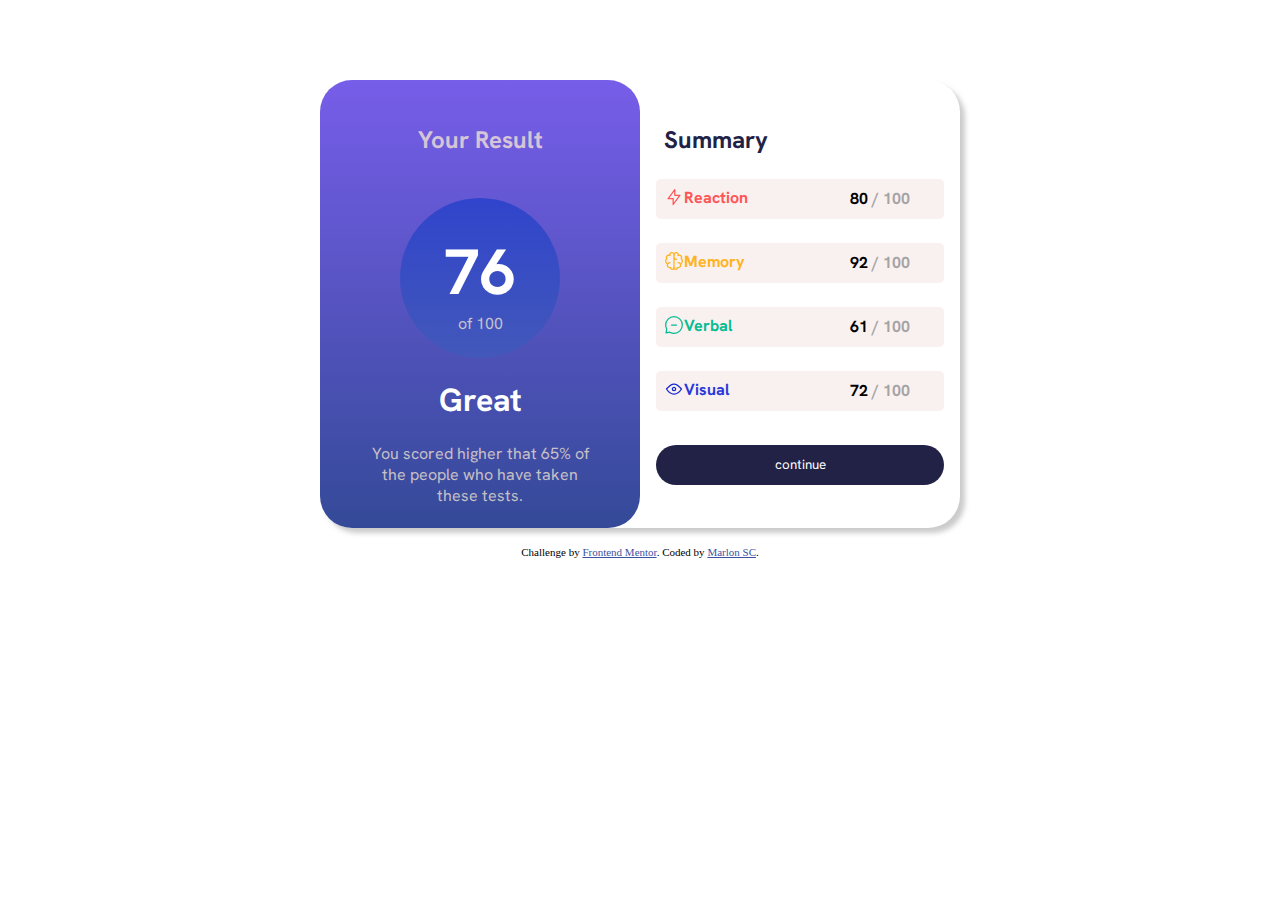
<file: project 1/results-summary-component-main/index.html>
<!DOCTYPE html>
<html lang="en">
  <head>
    <meta charset="UTF-8" />
    <meta name="viewport" content="width=device-width, initial-scale=1.0" />
    <!-- displays site properly based on user's device -->
    <link rel="stylesheet" href="style.css" />
    <link
      rel="icon"
      type="image/png"
      sizes="32x32"
      href="./assets/images/favicon-32x32.png"
    />

    <title>Frontend Mentor | Results summary component</title>

    <!-- Feel free to remove these styles or customise in your own stylesheet 👍 -->
    <style>
      .attribution {
        font-size: 11px;
        text-align: center;
      }
      .attribution a {
        color: hsl(228, 45%, 44%);
      }
    </style>
  </head>
  <body>
    <div class="main">
      <div class="result">
        <h2>Your Result</h2>
        <div class="ball">
          <h1 class="number">76</h1>
          <p class="subnumber">of 100</p>
        </div>
        <h1>Great</h1>
        <p>
          You scored higher that 65% of the people who have taken these tests.
        </p>
      </div>

      <div class="summary">

        <h2 class="summaryTitle">Summary</h2>

        <div class="itens">
          <h4 class="red">  <svg
              xmlns="http://www.w3.org/2000/svg"
              width="20"
              height="20"
              fill="none"
              viewBox="0 0 20 20"
            >
              <path
                stroke="#F55"
                stroke-linecap="round"
                stroke-linejoin="round"
                stroke-width="1.25"
                d="M10.833 8.333V2.5l-6.666 9.167h5V17.5l6.666-9.167h-5Z"
              />
            </svg>Reaction</h4><h4> 80 <span>/ 100</span></h4>
        </div>

        <div class="itens">
          <h4 class="yellow">
            <svg
              xmlns="http://www.w3.org/2000/svg"
              width="20"
              height="20"
              fill="none"
              viewBox="0 0 20 20"
            >
              <path
                stroke="#FFB21E"
                stroke-linecap="round"
                stroke-linejoin="round"
                stroke-width="1.25"
                d="M5.833 11.667a2.5 2.5 0 1 0 .834 4.858"
              />
              <path
                stroke="#FFB21E"
                stroke-linecap="round"
                stroke-linejoin="round"
                stroke-width="1.25"
                d="M3.553 13.004a3.333 3.333 0 0 1-.728-5.53m.025-.067a2.083 2.083 0 0 1 2.983-2.824m.199.054A2.083 2.083 0 1 1 10 3.75v12.917a1.667 1.667 0 0 1-3.333 0M10 5.833a2.5 2.5 0 0 0 2.5 2.5m1.667 3.334a2.5 2.5 0 1 1-.834 4.858"
              />
              <path
                stroke="#FFB21E"
                stroke-linecap="round"
                stroke-linejoin="round"
                stroke-width="1.25"
                d="M16.447 13.004a3.334 3.334 0 0 0 .728-5.53m-.025-.067a2.083 2.083 0 0 0-2.983-2.824M10 3.75a2.085 2.085 0 0 1 2.538-2.033 2.084 2.084 0 0 1 1.43 2.92m-.635 12.03a1.667 1.667 0 0 1-3.333 0"
              />
            </svg>
            Memory</h4> <h4> 92 <span>/ 100</span></h4>
          </h4>
        </div>

        <div class="itens">
          <h4 class="green">
            <svg
              xmlns="http://www.w3.org/2000/svg"
              width="20"
              height="20"
              fill="none"
              viewBox="0 0 20 20"
            >
              <path
                stroke="#00BB8F"
                stroke-linecap="round"
                stroke-linejoin="round"
                stroke-width="1.25"
                d="M7.5 10h5M10 18.333A8.333 8.333 0 1 0 1.667 10c0 1.518.406 2.942 1.115 4.167l-.699 3.75 3.75-.699A8.295 8.295 0 0 0 10 18.333Z"
              />
            </svg>
            Verbal </h4><h4> 61 <span>/ 100</span></h4> 
          </h4>
        </div>

        <div class="itens">
          <h4 class="blue">
            <svg
              xmlns="http://www.w3.org/2000/svg"
              width="20"
              height="20"
              fill="none"
              viewBox="0 0 20 20"
            >
              <path
                stroke="#1125D6"
                stroke-linecap="round"
                stroke-linejoin="round"
                stroke-width="1.25"
                d="M10 11.667a1.667 1.667 0 1 0 0-3.334 1.667 1.667 0 0 0 0 3.334Z"
              />
              <path
                stroke="#1125D6"
                stroke-linecap="round"
                stroke-linejoin="round"
                stroke-width="1.25"
                d="M17.5 10c-1.574 2.492-4.402 5-7.5 5s-5.926-2.508-7.5-5C4.416 7.632 6.66 5 10 5s5.584 2.632 7.5 5Z"
              />
            </svg>
            Visual</h4><h4> 72 <span>/ 100</span></h4>
          </h4>
        </div>

        <button>continue</button>
      </div>
    </div>

    <br />
    <div class="attribution">
      Challenge by
      <a href="https://www.frontendmentor.io?ref=challenge" target="_blank"
        >Frontend Mentor</a
      >. Coded by <a href="#">Marlon SC</a>.
    </div>
  </body>
</html>
</file>
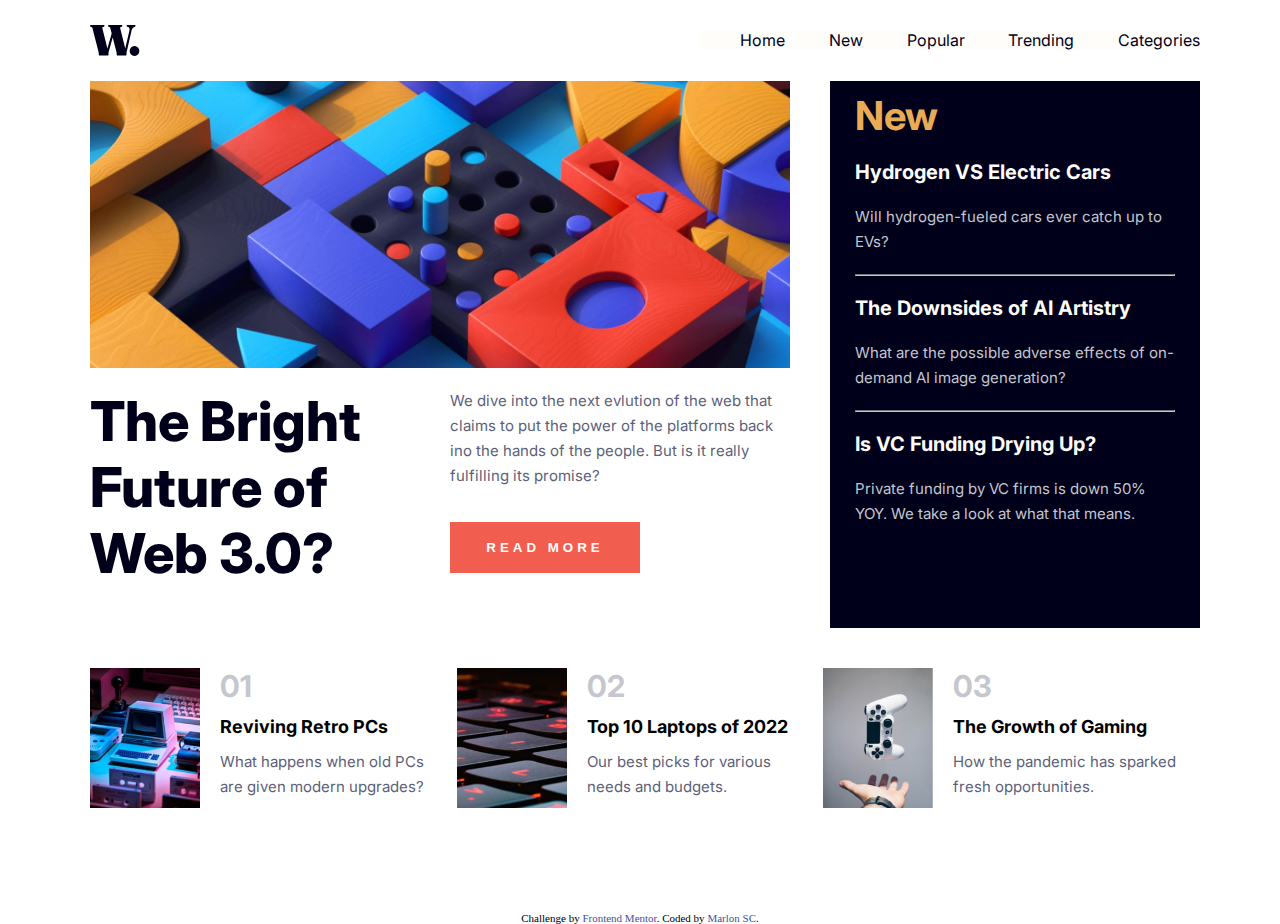
<file: project 10/news-homepage-main/index.html>
<!DOCTYPE html>
<html lang="en">
  <head>
    <meta charset="UTF-8" />
    <meta name="viewport" content="width=device-width, initial-scale=1.0" />
    <!-- displays site properly based on user's device -->
    <link rel="stylesheet" href="style.css" />
    <link
      rel="icon"
      type="image/png"
      sizes="32x32"
      href="./assets/images/favicon-32x32.png"
    />

    <title>Frontend Mentor | News homepage</title>

    <!-- Feel free to remove these styles or customise in your own stylesheet 👍 -->
    <style>
      .attribution {
        font-size: 11px;
        text-align: center;
      }
      .attribution a {
        color: hsl(228, 45%, 44%);
      }
    </style>
  </head>
  <body>
    <div class="main">
      <div class="head">
        <img src="assets/images/logo.svg" alt="logo" class="logo" />
        <img
          src="assets/images/icon-menu.svg"
          alt="menu"
          class="menuButtonB"
          onclick="burguerButton()"
        />
        <img
          src="assets/images/icon-menu-close.svg"
          alt="menu"
          class="menuButtonX"
          onclick="burguerButton()"
        />

        <div class="menu">
          <div class="links">
            <a class="link" href="#">Home</a>
            <a class="link" href="#">New</a>
            <a class="link" href="#">Popular</a>
            <a class="link" href="#">Trending</a>
            <a class="link" href="#">Categories</a>
          </div>
        </div>
      </div>

      <img
        src="assets/images/image-web-3-mobile.jpg"
        alt="mobile"
        class="mobile"
      />

      <div class="deskNews">
        <div class="bodyA">
          <img
            src="assets/images/image-web-3-desktop.jpg"
            alt="desktop"
            class="desktop"
          />
          <div class="deskBody">
            <h1>The Bright Future of Web 3.0?</h1>
            <div class="deskText">
              <p>
                We dive into the next evlution of the web that claims to put the
                power of the platforms back ino the hands of the people. But is
                it really fulfilling its promise?
              </p>
              <button>Read more</button>
            </div>
          </div>
        </div>
        <div class="newsBox">
          <h1 class="newsTitle">New</h1>
          <div class="new">
            <div class="newTitle">Hydrogen VS Electric Cars</div>
            <p class="newText">
              Will hydrogen-fueled cars ever catch up to EVs?
            </p>
          </div>
          <hr />
          <div class="new">
            <div class="newTitle">The Downsides of AI Artistry</div>
            <p class="newText">
              What are the possible adverse effects of on-demand AI image
              generation?
            </p>
          </div>
          <hr />
          <div class="new">
            <div class="newTitle">Is VC Funding Drying Up?</div>
            <p class="newText">
              Private funding by VC firms is down 50% YOY. We take a look at
              what that means.
            </p>
          </div>
        </div>
      </div>

      <div class="cards">
        <div class="card">
          <img
            src="assets/images/image-retro-pcs.jpg"
            alt="retro"
            class="cardImg"
          />
          <div class="cardInfo">
            <div class="number">01</div>
            <div class="cardTitle">Reviving Retro PCs</div>
            <p class="cardText">
              What happens when old PCs are given modern upgrades?
            </p>
          </div>
        </div>

        <div class="card">
          <img
            src="assets/images/image-top-laptops.jpg"
            alt="laptops"
            class="cardImg"
          />
          <div class="cardInfo">
            <div class="number">02</div>
            <div class="cardTitle">Top 10 Laptops of 2022</div>
            <p class="cardText">
              Our best picks for various needs and budgets.
            </p>
          </div>
        </div>
        <div class="card">
          <img
            src="assets/images/image-gaming-growth.jpg"
            alt="gaming"
            class="cardImg"
          />
          <div class="cardInfo">
            <div class="number">03</div>
            <div class="cardTitle">The Growth of Gaming</div>
            <p class="cardText">
              How the pandemic has sparked fresh opportunities.
            </p>
          </div>
        </div>
      </div>
    </div>

    <div class="attribution">
      Challenge by
      <a href="https://www.frontendmentor.io?ref=challenge" target="_blank"
        >Frontend Mentor</a
      >. Coded by <a href="">Marlon SC</a>.
    </div>
    <script src="script.js"></script>
  </body>
</html>
</file>
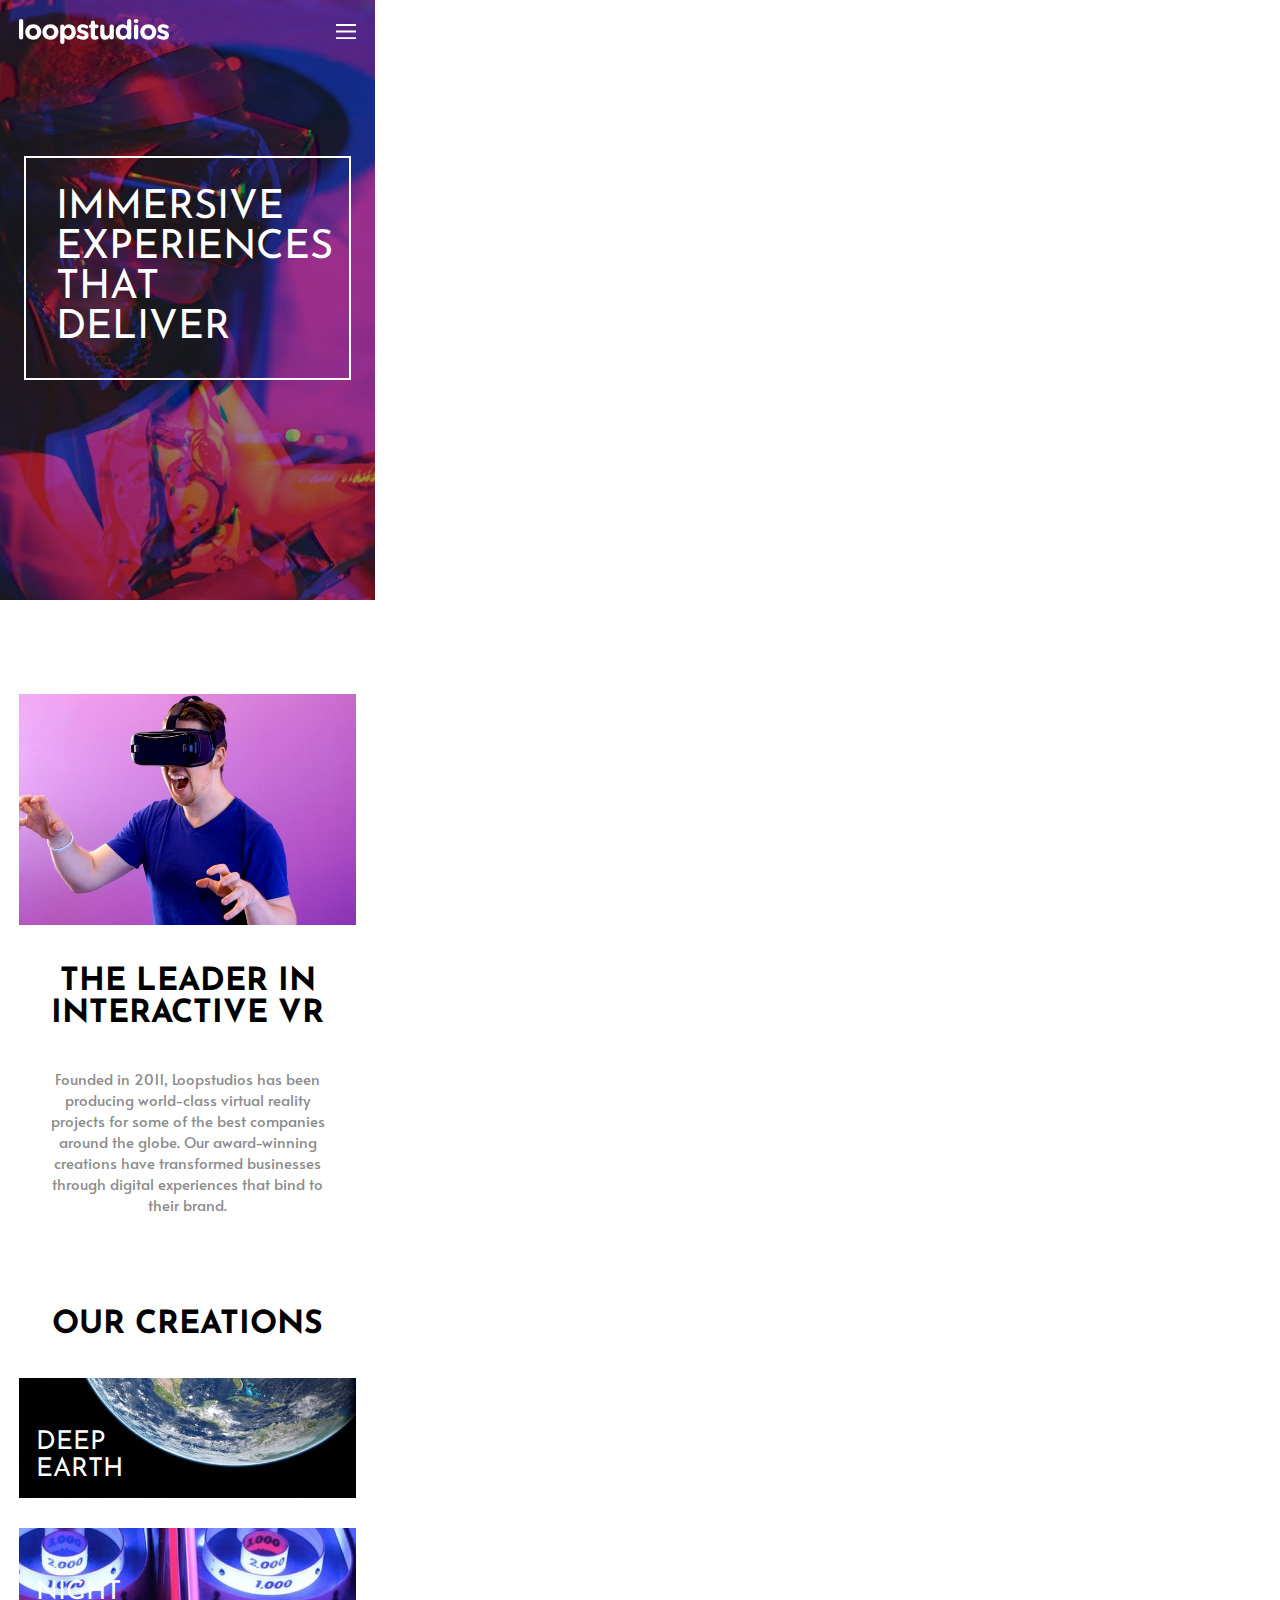
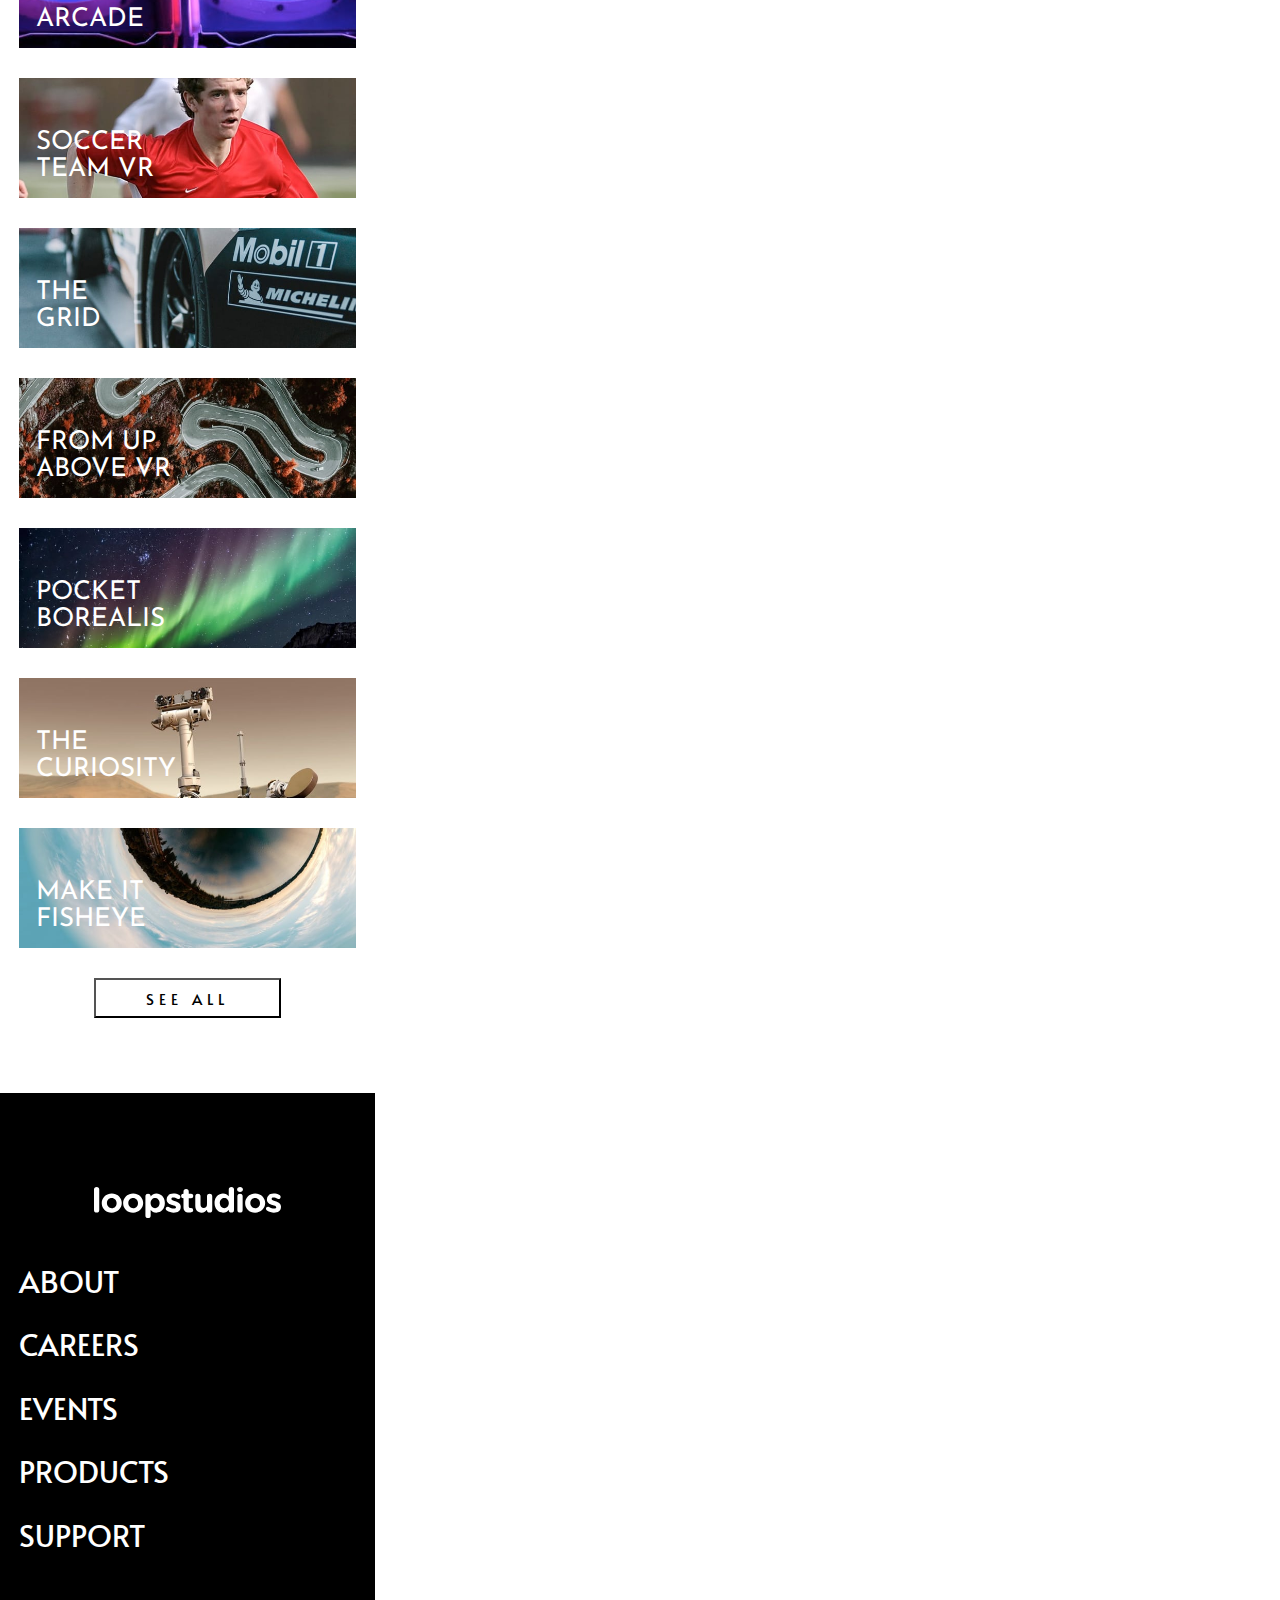
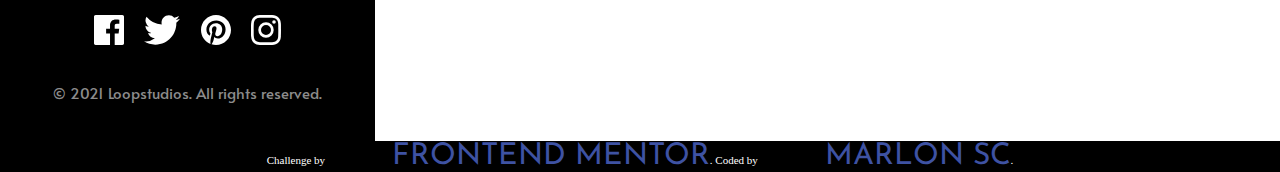
<file: project 11/loopstudios-landing-page-main/index.html>
<!DOCTYPE html>
<html lang="en">
  <head>
    <meta charset="UTF-8" />
    <meta name="viewport" content="width=device-width, initial-scale=1.0" />
    <!-- displays site properly based on user's device -->

    <link
      rel="icon"
      type="image/png"
      sizes="32x32"
      href="./images/favicon-32x32.png"
    />
    <link rel="stylesheet" href="style.css" />
    <title>Frontend Mentor | Loopstudios landing page</title>

    <!-- Feel free to remove these styles or customise in your own stylesheet 👍 -->
    <style>
      .attribution {
        font-size: 11px;
        text-align: center;
      }
      .attribution a {
        color: hsl(228, 45%, 44%);
      }
    </style>
  </head>
  <body>
    <div class="main">
      <div class="head">
        <div class="menu">
          <img class="logo" src="images/logo.svg" alt="logo" />
          <img
            onclick="showMenu()"
            class="burger"
            src="images/icon-hamburger.svg"
            alt="burger"
          />
          <img
            onclick="showMenu()"
            class="burgerX"
            src="images/icon-close.svg"
            alt="burgerX"
          />
          <div class="links">
            <a href="#">About</a>
            <a href="#">Careers</a>
            <a href="#">Events</a>
            <a href="#">Products</a>
            <a href="#">Support</a>
          </div>
        </div>
        <div class="box">Immersive experiences that deliver</div>
      </div>
      <img
        class="interactive"
        src="images/mobile/image-interactive.jpg"
        alt="image-interactive"
      />
      <div class="leaderBox">
        <h1>The leader in interactive VR</h1>
        <p>
          Founded in 2011, Loopstudios has been producing world-class virtual
          reality projects for some of the best companies around the globe. Our
          award-winning creations have transformed businesses through digital
          experiences that bind to their brand.
        </p>
      </div>
      <div class="titleCardBox">
        <h1 class="h1Creations">Our creations</h1>
        <button class="buttonDesk">See all</button>
      </div>

      <div class="cardBox">
        <div class="cards earth"><div class="cardText">Deep earth</div></div>
        <div class="cards arcade"><div class="cardText">Night arcade</div></div>
        <div class="cards soccer"><div class="cardText">Soccer team VR</div></div>
        <div class="cards grid">
          <div class="cardText">
            The <br />
            grid
          </div>
        </div>
        <div class="cards above">
          <div class="cardText">From up above VR</div>
        </div>
        <div class="cards pocket">
          <div class="cardText">Pocket borealis</div>
        </div>
        <div class="cards curiosity">
          <div class="cardText">The curiosity</div>
        </div>
        <div class="cards fisheye">
          <div class="cardText">Make it fisheye</div>
        </div>
      </div>
      <button class="buttonMob">See all</button>
      <div class="footer">
        <div class="footerLinksBox">
          <img class="footerLogo" src="images/logo.svg" alt="logo" />
          <div class="footerLinks">
            <a class="footerLink" href="#">About</a>
            <a class="footerLink" href="#">Careers</a>
            <a class="footerLink" href="#">Events</a>
            <a class="footerLink" href="#">Products</a>
            <a class="footerLink" href="#">Support</a>
          </div>
        </div>

        <div class="footerSocialsBox">
          <div class="socials">
            <img src="images/icon-facebook.svg" alt="icon-facebook" /><img
              src="images/icon-twitter.svg"
              alt="icon-twitter"
            /><img src="images/icon-pinterest.svg" alt="icon-pinterest" /><img
              src="images/icon-instagram.svg"
              alt="icon-instagram"
            />
          </div>
          <p class="footerP">© 2021 Loopstudios. All rights reserved.</p>
        </div>
      </div>
    </div>

    <div class="attribution">
      Challenge by
      <a class="attributionLink" href="https://www.frontendmentor.io?ref=challenge" target="_blank"
        >Frontend Mentor</a
      >. Coded by <a href="#">Marlon SC</a>.
    </div>
    <script src="script.js"></script>
  </body>
</html>
</file>
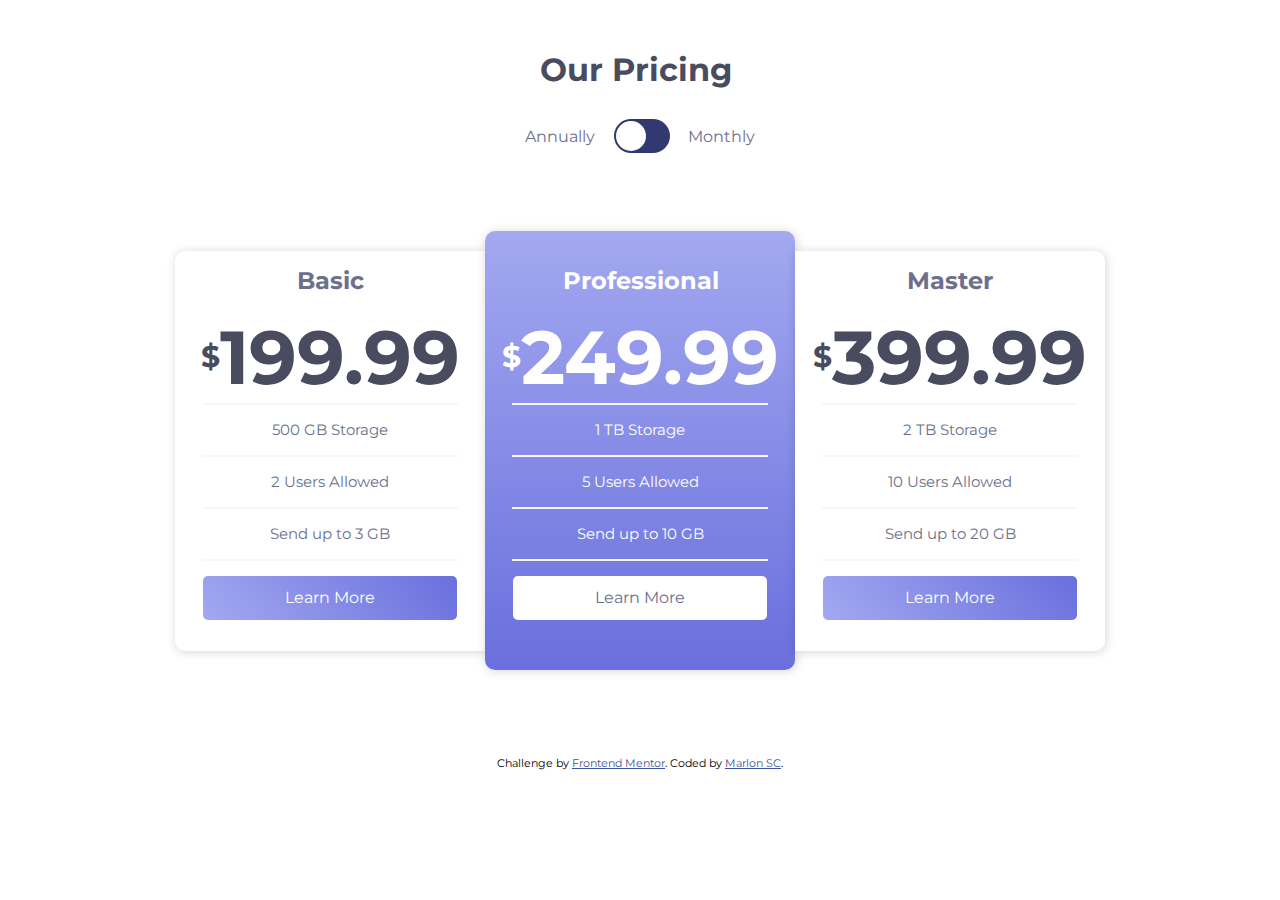
<file: project 12/pricing-component-with-toggle-master/index.html>
<!DOCTYPE html>
<html lang="en">
  <head>
    <meta charset="UTF-8" />
    <meta name="viewport" content="width=device-width, initial-scale=1.0" />
    <!-- displays site properly based on user's device -->

    <link
      rel="icon"
      type="image/png"
      sizes="32x32"
      href="./images/favicon-32x32.png"
    />

    <title>Frontend Mentor | [Challenge Name Here]</title>

    <link rel="stylesheet" href="style.css" />
    <!-- Feel free to remove these styles or customise in your own stylesheet 👍 -->
    <style>
      .attribution {
        font-size: 11px;
        text-align: center;
      }
      .attribution a {
        color: hsl(228, 45%, 44%);
      }
    </style>
  </head>
  <body>
    <div class="main">
      <h1 class="title">Our Pricing</h1>
      <div class="switch" >
        Annually
        <input id="toggle" class="toggle" type="checkbox" />
        <label id="switch" for="toggle"></label>
        Monthly
      </div>
      <div class="cards">
        <div class="card left">
          <h2>Basic</h2>
          <h3 class="dolarMount"><span>&dollar;</span>19.99</h3>
          <h4 class="dolarAnnually"><span>&dollar;</span>199.99</h4>
          <div class="option1">500 GB Storage</div>
          <div class="option2">2 Users Allowed</div>
          <div class="option3">Send up to 3 GB</div>
          <div class="learn">Learn More</div>
        </div>
        <div class="card middle">
          <h2>Professional</h2>
          <h3 class="dolarMount"><span>&dollar;</span>24.99</h3>
          <h4 class="dolarAnnually"><span>&dollar;</span>249.99</h4>
          <div class="option1">1 TB Storage</div>
          <div class="option2">5 Users Allowed</div>
          <div class="option3">Send up to 10 GB</div>
          <div class="learn">Learn More</div>
        </div>
        <div class="card right">
          <h2>Master</h2>
          <h3 class="dolarMount"><span>&dollar;</span>39.99</h3>
          <h4 class="dolarAnnually"><span>&dollar;</span>399.99</h4>
          <div class="option1">2 TB Storage</div>
          <div class="option2">10 Users Allowed</div>
          <div class="option3">Send up to 20 GB</div>
          <div class="learn">Learn More</div>
        </div>
      </div>
    </div>

    <div class="attribution">
      Challenge by
      <a href="https://www.frontendmentor.io?ref=challenge" target="_blank"
        >Frontend Mentor</a
      >. Coded by <a href="https://github.com/marlonsc15">Marlon SC</a>.
    </div>

    <script src="script.js"></script>
  </body>
</html>
</file>
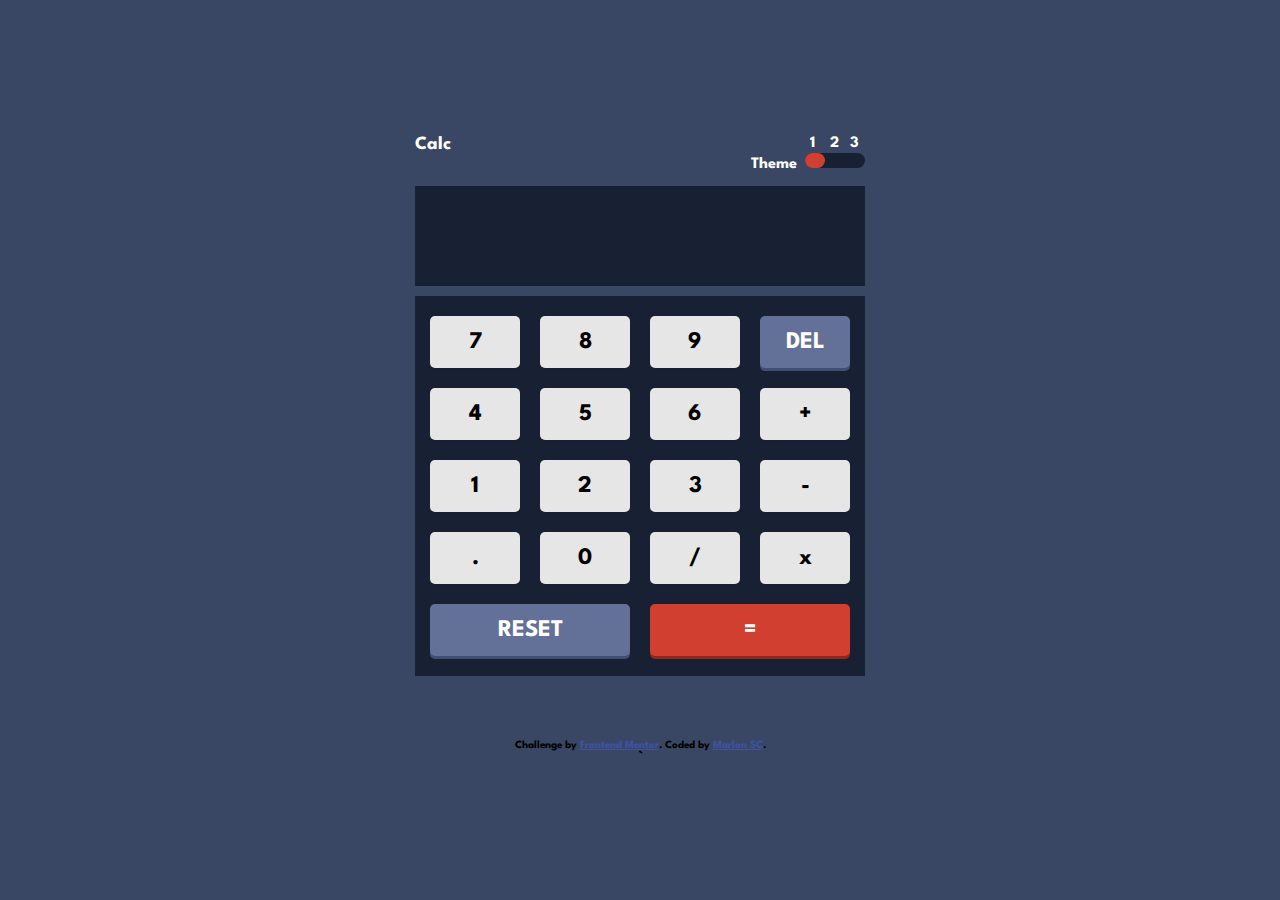
<file: project 13/calculator-app-main/index.html>
<!DOCTYPE html>
<html lang="en">
  <head>
    <meta charset="UTF-8" />
    <meta name="viewport" content="width=device-width, initial-scale=1.0" />
    <!-- displays site properly based on user's device -->

    <link
      rel="icon"
      type="image/png"
      sizes="32x32"
      href="./images/favicon-32x32.png"
    />

    <title>Frontend Mentor | Calculator app</title>
    <link rel="stylesheet" href="style.css" />
    <!-- Feel free to remove these styles or customise in your own stylesheet 👍 -->
    <style>
      .attribution {
        font-size: 11px;
        text-align: center;
      }
      .attribution a {
        color: hsl(228, 45%, 44%);
      }
    </style>
  </head>
  <body>
    <div class="contaner">
      <div class="title">
        <div class="toggle">
          <h3>Calc</h3>
          <div class="right">
            <p id="one">1</p>
            <p id="two">2</p>
            <p id="three">3</p>
          </div>
        </div>
        <div class="control">
          <p>Theme</p>
          <div class="box">
          <div id="circle"></div>
          </div>
        </div>
      </div>
      <div class="screen">
        <form name="calc">
          <input type="text" name="text" readonly id="screen" />
        </form>
      </div>
      <div class="cal-body">
        <div class="btn">
          <button class="num" onclick="document.calc.text.value+='7'">7</button>
          <button class="num" onclick="document.calc.text.value+='8'">8</button>
          <button class="num" onclick="document.calc.text.value+='9'">9</button>
          <button class="del" onclick="del()">DEL</button>
          <button class="num" onclick="document.calc.text.value+='4'">4</button>
          <button class="num" onclick="document.calc.text.value+='5'">5</button>
          <button class="num" onclick="document.calc.text.value+='6'">6</button>
          <button onclick="document.calc.text.value+='+'">+</button>
          <button class="num" onclick="document.calc.text.value+='1'">1</button>
          <button class="num" onclick="document.calc.text.value+='2'">2</button>
          <button class="num" onclick="document.calc.text.value+='3'">3</button>
          <button onclick="document.calc.text.value+='-'">-</button>
          <button onclick="document.calc.text.value+='.'">.</button>
          <button class="num" onclick="document.calc.text.value+='0'">0</button>
          <button onclick="document.calc.text.value+='/'">/</button>
          <button onclick="document.calc.text.value+='*'">x</button>
          <button class="reset" onclick="document.calc.text.value=''">
            RESET
          </button>
          <button
            class="equal"
            onclick="document.calc.text.value= eval(calc.text.value)"
          >
            =
          </button>
        </div>
      </div>
    </div>

    <div class="attribution">
      Challenge by
      <a href="https://www.frontendmentor.io?ref=challenge" target="_blank"
        >Frontend Mentor</a
      >. Coded by <a href="https://github.com/marlonsc15">Marlon SC</a>.
    </div>
    `

    <script src="script.js"></script>
  </body>
</html>
</file>
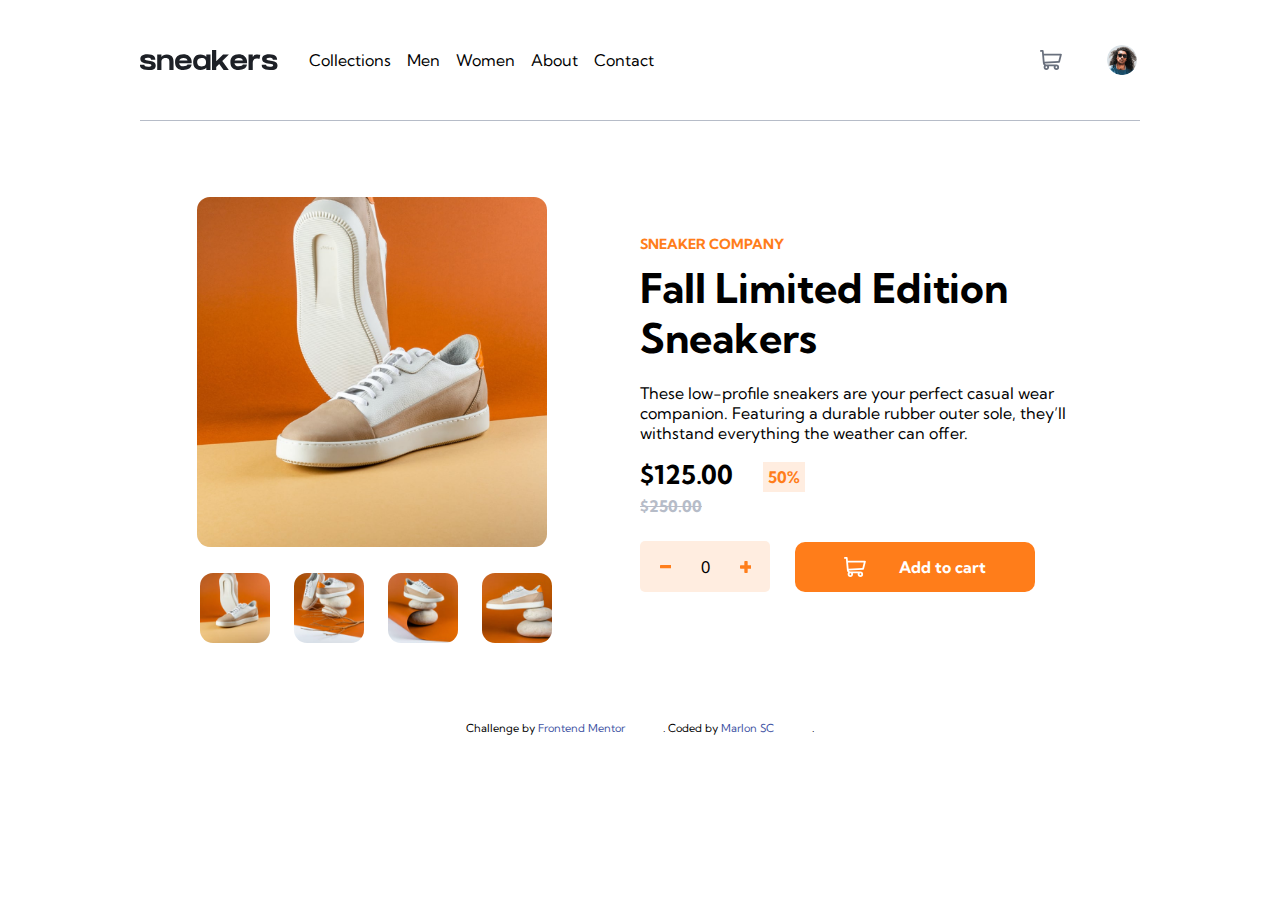
<file: project 14/ecommerce-product-page-main/index.html>
<!DOCTYPE html>
<html lang="en">
  <head>
    <meta charset="UTF-8" />
    <meta name="viewport" content="width=device-width, initial-scale=1.0" />
    <!-- displays site properly based on user's device -->

    <link
      rel="icon"
      type="image/png"
      sizes="32x32"
      href="./images/favicon-32x32.png"
    />

    <title>Frontend Mentor | E-commerce product page</title>
    <link rel="stylesheet" href="style.css" />
    <!-- Feel free to remove these styles or customise in your own stylesheet 👍 -->
    <style>
      .attribution {
        font-size: 11px;
        text-align: center;
      }
      .attribution a {
        color: hsl(228, 45%, 44%);
      }
    </style>
  </head>
  <body>
    <div id="shadow"></div>
    <div class="head">
      <svg
        class="logo"
        width="138"
        height="20"
        xmlns="http://www.w3.org/2000/svg"
      >
        <path
          d="M8.217 20c4.761 0 7.519-.753 7.519-4.606 0-3.4-3.38-4.172-6.66-4.682l-.56-.085-.279-.041-.35-.053c-2.7-.405-3.18-.788-3.18-1.471 0-.478.49-1.331 2.843-1.331 2.455 0 3.493.647 3.493 1.87v.134h4.281v-.133c0-2.389-1.35-5.238-7.774-5.238-5.952 0-7.201 2.584-7.201 4.752 0 3.097 2.763 4.086 7.223 4.675.21.028.433.054.659.081 1.669.197 3.172.42 3.172 1.585 0 1.01-1.615 1.222-3.298 1.222-2.797 0-3.784-.593-3.784-1.92v-.134H.002L0 14.926v.317c.008.79.118 1.913 1.057 2.862C2.303 19.362 4.712 20 8.217 20Zm13.21 0v-7.49c0-2.104.547-4.423 4.176-4.423 3.915 0 3.778 2.777 3.768 4.042V20h4.18v-7.768c0-2.264-.176-7.766-6.732-7.766-2.778 0-4.192.911-5.195 2.28h-.197V4.467H17.22V20h4.207Zm21.959 0c5.094 0 7.787-2.07 8.217-5.405H47.53c-.386 1.02-1.63 1.72-4.143 1.72-2.721 0-3.962-1.03-4.25-3.106h12.527c.24-2.13-.029-5.417-3.026-7.44v.005c-1.312-.915-3.056-1.465-5.251-1.465-5.24 0-8.336 2.772-8.336 7.845 0 5.17 3.02 7.846 8.336 7.846Zm4.099-9.574h-8.188c.486-1.574 1.764-2.431 4.089-2.431 2.994 0 3.755 1.267 4.099 2.431ZM70.499 20V4.457H66.29V6.74h-.176c-1.053-1.377-2.809-2.283-5.677-2.283-6.433 0-7.225 5.293-7.253 7.635v.137c0 2.092.732 7.771 7.241 7.771 2.914 0 4.684-.818 5.734-2.169h.131V20H70.5Zm-8.854-3.623c-3.996 0-4.447-3.032-4.447-4.148 0-1.21.426-4.148 4.455-4.148 3.631 0 4.374 2.044 4.374 4.148 0 2.35-.742 4.148-4.382 4.148ZM88.826 20l-6.529-9.045 6.588-6.488h-5.827l-6.836 6.756V0h-4.187v19.954h4.187V16.94l3.02-2.976L83.6 20h5.226Zm9.9 0c5.094 0 7.786-2.07 8.217-5.405h-4.074c-.387 1.02-1.63 1.72-4.143 1.72-2.721 0-3.962-1.03-4.25-3.106h12.527c.24-2.13-.029-5.417-3.026-7.44v.005c-1.312-.915-3.057-1.465-5.251-1.465-5.24 0-8.336 2.772-8.336 7.845 0 5.17 3.02 7.846 8.336 7.846Zm4.098-9.574h-8.187c.485-1.574 1.763-2.431 4.089-2.431 2.994 0 3.755 1.267 4.098 2.431ZM112.76 20v-6.97c0-2.103.931-4.542 4.05-4.542 1.33 0 2.393.236 2.785.346l.67-3.976c-.728-.16-1.626-.392-2.757-.392-2.665 0-3.622.794-4.486 2.282h-.262V4.466h-4.21V20h4.21Zm17.221 0c4.761 0 7.519-.753 7.519-4.606 0-3.4-3.38-4.172-6.66-4.682l-.56-.085-.279-.041-.349-.053c-2.701-.405-3.181-.788-3.181-1.471 0-.478.49-1.331 2.843-1.331 2.455 0 3.493.647 3.493 1.87v.134h4.282v-.133c0-2.389-1.35-5.238-7.775-5.238-5.952 0-7.201 2.584-7.201 4.752 0 3.097 2.763 4.086 7.224 4.675.21.028.432.054.658.081 1.669.197 3.172.42 3.172 1.585 0 1.01-1.615 1.222-3.298 1.222-2.796 0-3.784-.593-3.784-1.92v-.134h-4.319l-.001.301v.317c.008.79.117 1.913 1.056 2.862 1.246 1.257 3.655 1.895 7.16 1.895Z"
          fill="#1D2026"
          fill-rule="nonzero"
        />
      </svg>
      <div class="menu">
        <a href="#">Collections</a>
        <a href="#">Men</a>
        <a href="#">Women</a>
        <a href="#">About</a>
        <a href="#">Contact</a>
      </div>
      <div class="perfil">
        <svg id="cart" width="22" height="20" xmlns="http://www.w3.org/2000/svg">
          <path
            d="M20.925 3.641H3.863L3.61.816A.896.896 0 0 0 2.717 0H.897a.896.896 0 1 0 0 1.792h1l1.031 11.483c.073.828.52 1.726 1.291 2.336C2.83 17.385 4.099 20 6.359 20c1.875 0 3.197-1.87 2.554-3.642h4.905c-.642 1.77.677 3.642 2.555 3.642a2.72 2.72 0 0 0 2.717-2.717 2.72 2.72 0 0 0-2.717-2.717H6.365c-.681 0-1.274-.41-1.53-1.009l14.321-.842a.896.896 0 0 0 .817-.677l1.821-7.283a.897.897 0 0 0-.87-1.114ZM6.358 18.208a.926.926 0 0 1 0-1.85.926.926 0 0 1 0 1.85Zm10.015 0a.926.926 0 0 1 0-1.85.926.926 0 0 1 0 1.85Zm2.021-7.243-13.8.81-.57-6.341h15.753l-1.383 5.53Z"
            fill="#69707D"
            fill-rule="nonzero"
          />
        </svg>
        <div class="notification">0</div>
        <img class="avatar" src="images/image-avatar.png" alt="avatar" />
      </div>
    </div>

    <div class="main">
      <div class="left">
        <img id="imgMain" src="images/image-product-1.jpg" alt="img" />
        <div class="imgs">
          <img class="img" src="images/image-product-1-thumbnail.jpg" alt="imgs" />
          <img class="img" src="images/image-product-2-thumbnail.jpg" alt="imgs" />
          <img class="img" src="images/image-product-3-thumbnail.jpg" alt="imgs" />
          <img class="img" src="images/image-product-4-thumbnail.jpg" alt="imgs" />
        </div>
      </div>
      <div class="right">
        <h2>Sneaker Company</h2>
        <h1>Fall Limited Edition Sneakers</h1>
        <p>
          These low-profile sneakers are your perfect casual wear companion.
          Featuring a durable rubber outer sole, they’ll withstand everything
          the weather can offer.
        </p>
        <div class="valor">
          <h3>$125.00</h3>
          <h4>50%</h4>
        </div>
        <h5>$250.00</h5>
        <div class="addBox">
          <div class="valorBox">
            <button id="minus">
              <svg
                width="12"
                height="4"
                xmlns="http://www.w3.org/2000/svg"
                xmlns:xlink="http://www.w3.org/1999/xlink"
              >
                <defs>
                  <path
                    d="M11.357 3.332A.641.641 0 0 0 12 2.69V.643A.641.641 0 0 0 11.357 0H.643A.641.641 0 0 0 0 .643v2.046c0 .357.287.643.643.643h10.714Z"
                    id="a"
                  />
                </defs>
                <use fill="#FF7E1B" fill-rule="nonzero" xlink:href="#a" />
              </svg>
            </button>
            <div id="result">0</div>
            <button id="plus">
              <svg
                width="12"
                height="12"
                xmlns="http://www.w3.org/2000/svg"
                xmlns:xlink="http://www.w3.org/1999/xlink"
              >
                <defs>
                  <path
                    d="M12 7.023V4.977a.641.641 0 0 0-.643-.643h-3.69V.643A.641.641 0 0 0 7.022 0H4.977a.641.641 0 0 0-.643.643v3.69H.643A.641.641 0 0 0 0 4.978v2.046c0 .356.287.643.643.643h3.69v3.691c0 .356.288.643.644.643h2.046a.641.641 0 0 0 .643-.643v-3.69h3.691A.641.641 0 0 0 12 7.022Z"
                    id="b"
                  />
                </defs>
                <use fill="#FF7E1B" fill-rule="nonzero" xlink:href="#b" />
              </svg>
            </button>
          </div>
          <button id="buttonAdd">
            <svg width="22" height="20" xmlns="http://www.w3.org/2000/svg">
              <path
                d="M20.925 3.641H3.863L3.61.816A.896.896 0 0 0 2.717 0H.897a.896.896 0 1 0 0 1.792h1l1.031 11.483c.073.828.52 1.726 1.291 2.336C2.83 17.385 4.099 20 6.359 20c1.875 0 3.197-1.87 2.554-3.642h4.905c-.642 1.77.677 3.642 2.555 3.642a2.72 2.72 0 0 0 2.717-2.717 2.72 2.72 0 0 0-2.717-2.717H6.365c-.681 0-1.274-.41-1.53-1.009l14.321-.842a.896.896 0 0 0 .817-.677l1.821-7.283a.897.897 0 0 0-.87-1.114ZM6.358 18.208a.926.926 0 0 1 0-1.85.926.926 0 0 1 0 1.85Zm10.015 0a.926.926 0 0 1 0-1.85.926.926 0 0 1 0 1.85Zm2.021-7.243-13.8.81-.57-6.341h15.753l-1.383 5.53Z"
                fill="#FFF"
                fill-rule="nonzero"
              />
            </svg>
            Add to cart
          </button>
        </div>
      </div>
    </div>

    <!-- /////////////////   ZOOM   //////////////////-->

    <div class="zoomBox">
      
      <div class="box">
        <div class="zoomMain">
          <button class="arrowL">
            <svg width="12" height="18" xmlns="http://www.w3.org/2000/svg">
              <path
                d="M11 1 3 9l8 8"
                stroke="#1D2026"
                stroke-width="3"
                fill="none"
                fill-rule="evenodd"
              />
            </svg>
          </button>
          <img id="imgZoom" src="images/image-product-1.jpg" alt="imgZoom" />
          <button class="arrowR">
            <svg width="13" height="18" xmlns="http://www.w3.org/2000/svg">
              <path
                d="m2 1 8 8-8 8"
                stroke="#1D2026"
                stroke-width="3"
                fill="none"
                fill-rule="evenodd"
              />
            </svg>
          </button>
        </div>
        <svg id="x" width="14" height="15" xmlns="http://www.w3.org/2000/svg">
          <path
            d="m11.596.782 2.122 2.122L9.12 7.499l4.597 4.597-2.122 2.122L7 9.62l-4.595 4.597-2.122-2.122L4.878 7.5.282 2.904 2.404.782l4.595 4.596L11.596.782Z"
            fill="#FFF"
            fill-rule="evenodd"
          />
        </svg>
      </div>
      <div class="imgs">
        <img class="img" src="images/image-product-1-thumbnail.jpg" alt="imgs" />
        <img class="img" src="images/image-product-2-thumbnail.jpg" alt="imgs" />
        <img class="img" src="images/image-product-3-thumbnail.jpg" alt="imgs" />
        <img class="img" src="images/image-product-4-thumbnail.jpg" alt="imgs" />
      </div>
    </div>

    <!-- ///////////////////////////////////-->


    <!-- ////////////////   CARD   ///////////////////-->

    <div id="card" style="display: none;">
      <div class="headCard">Cart</div>
      <div class="bodyCard">
        <div class="info">
          <img src="images/image-product-1-thumbnail.jpg" alt="image">
          <div class="textInfo">
            <p class="cardItemName">Fall Limited Edition Sneakers</p>
            <div class="textInfoB">
              <div class="valorUnit">$125.00 </div>x<div class="amountT">0</div><div class="valorT">$0.00</div>
            </div>
          </div>
       <img class="delete" src="images/icon-delete.svg" alt="delete">
        </div>
      </div>
      <button class="checkout">Checkout</button>
    </div>
    
    <!-- ///////////////////////////////////-->

    <div class="attribution">
      Challenge by
      <a href="https://www.frontendmentor.io?ref=challenge" target="_blank"
        >Frontend Mentor</a
      >. Coded by <a href="#">Marlon SC</a>.
    </div>
    <script src="script.js"></script>
  </body>
</html>
</file>
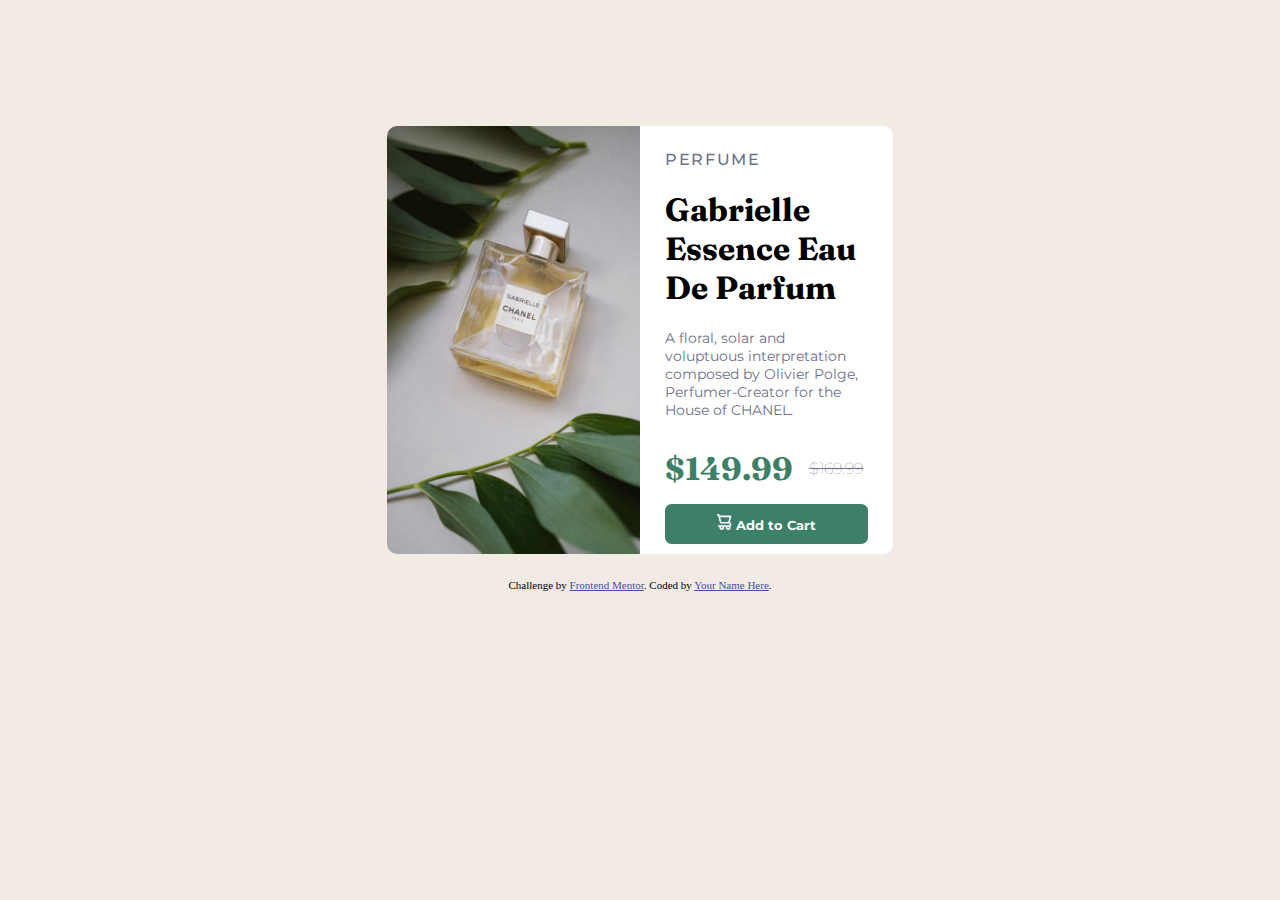
<file: project 2/product-preview-card-component-main/index.html>
<!DOCTYPE html>
<html lang="en">
  <head>
    <meta charset="UTF-8" />
    <meta name="viewport" content="width=device-width, initial-scale=1.0" />
    <!-- displays site properly based on user's device -->
    <link rel="stylesheet" href="style.css" />
    <link
      rel="icon"
      type="image/png"
      sizes="32x32"
      href="./images/favicon-32x32.png"
    />

    <title>Frontend Mentor | Product preview card component</title>

    <!-- Feel free to remove these styles or customise in your own stylesheet 👍 -->
    <style>
      .attribution {
        font-size: 11px;
        text-align: center;
      }
      .attribution a {
        color: hsl(228, 45%, 44%);
      }
    </style>
  </head>
  <body>
    <div class="main">
      <img class="desk" src="images/image-product-desktop.jpg" alt="image" />
      <img class="mobile" src="images/image-product-mobile.jpg" alt="image">
      <div class="description">
        <h2>PERFUME</h2>
        <h1>Gabrielle Essence Eau De Parfum</h1>
        <p>
          A floral, solar and voluptuous interpretation composed by Olivier
          Polge, Perfumer-Creator for the House of CHANEL.
        </p>
        <div class="price">
          <h3>$149.99</h3>
          <span>$169.99</span>
        </div>
        <button>
          <svg width="15" height="16" xmlns="http://www.w3.org/2000/svg">
            <path
              d="M14.383 10.388a2.397 2.397 0 0 0-1.518-2.222l1.494-5.593a.8.8 0 0 0-.144-.695.8.8 0 0 0-.631-.28H2.637L2.373.591A.8.8 0 0 0 1.598 0H0v1.598h.983l1.982 7.4a.8.8 0 0 0 .799.59h8.222a.8.8 0 0 1 0 1.599H1.598a.8.8 0 1 0 0 1.598h.943a2.397 2.397 0 1 0 4.507 0h1.885a2.397 2.397 0 1 0 4.331-.376 2.397 2.397 0 0 0 1.12-2.021ZM11.26 7.99H4.395L3.068 3.196h9.477L11.26 7.991Zm-6.465 6.392a.8.8 0 1 1 0-1.598.8.8 0 0 1 0 1.598Zm6.393 0a.8.8 0 1 1 0-1.598.8.8 0 0 1 0 1.598Z"
              fill="#FFF"
            /></svg>Add to Cart
        </button>
      </div>
    </div>

    <div class="attribution">
      Challenge by
      <a href="https://www.frontendmentor.io?ref=challenge" target="_blank"
        >Frontend Mentor</a
      >. Coded by <a href="#">Your Name Here</a>.
    </div>
  </body>
</html>
</file>
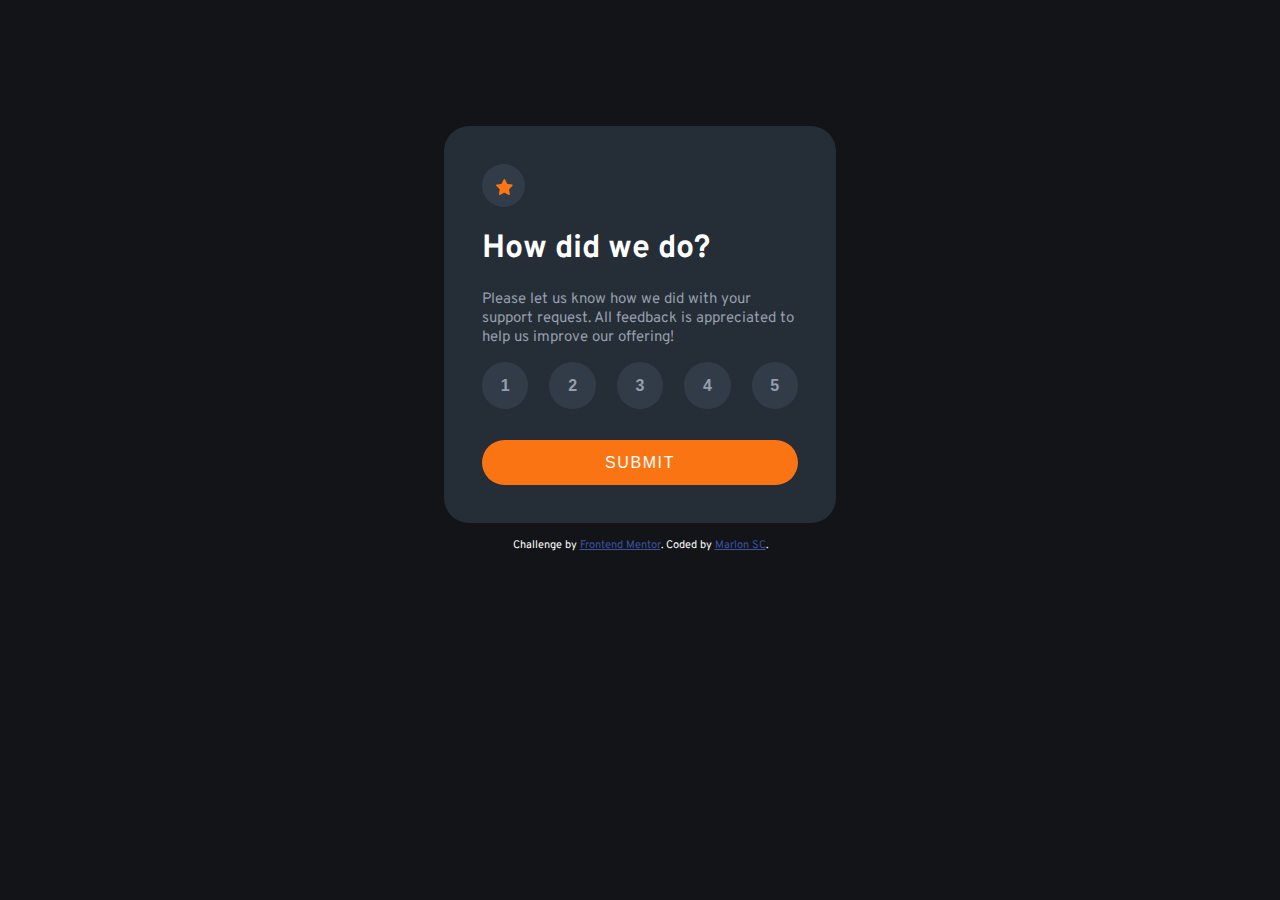
<file: project 3/interactive-rating-component-main/index.html>
<!DOCTYPE html>
<html lang="en">
  <head>
    <meta charset="UTF-8" />
    <meta name="viewport" content="width=device-width, initial-scale=1.0" />
    <!-- displays site properly based on user's device -->

    <link
      rel="icon"
      type="image/png"
      sizes="32x32"
      href="./images/favicon-32x32.png"
    />
    <link rel="stylesheet" href="style.css" />
    <title>Frontend Mentor | Interactive rating component</title>

    <!-- Feel free to remove these styles or customise in your own stylesheet 👍 -->
    <style>
      .attribution {
        font-size: 11px;
        text-align: center;
      }
      .attribution a {
        color: hsl(228, 45%, 44%);
      }
    </style>
  </head>
  <body>
    <!-- Rating state start -->

    <div id="boxRating">
      <div class="star">
        <svg width="17" height="16" xmlns="http://www.w3.org/2000/svg">
          <path
            d="m9.067.43 1.99 4.031c.112.228.33.386.58.422l4.45.647a.772.772 0 0 1 .427 1.316l-3.22 3.138a.773.773 0 0 0-.222.683l.76 4.431a.772.772 0 0 1-1.12.813l-3.98-2.092a.773.773 0 0 0-.718 0l-3.98 2.092a.772.772 0 0 1-1.119-.813l.76-4.431a.77.77 0 0 0-.222-.683L.233 6.846A.772.772 0 0 1 .661 5.53l4.449-.647a.772.772 0 0 0 .58-.422L7.68.43a.774.774 0 0 1 1.387 0Z"
            fill="#FC7614"
          />
        </svg>
      </div>
      <h1>How did we do?</h1>
      <p>
        Please let us know how we did with your support request. All feedback is
        appreciated to help us improve our offering!
      </p>
      <div class="rating">
        <button class="circle">1</button>
        <button class="circle">2</button>
        <button class="circle">3</button>
        <button class="circle">4</button>
        <button class="circle">5</button>
      </div>
      <button onclick="showThank()" class="submit">SUBMIT</button>
    </div>

    <!-- Rating state end -->

    <!-- Thank you state start -->
    <div id="boxThank">
      <svg width="162" height="108" xmlns="http://www.w3.org/2000/svg">
        <g fill="none">
          <path
            d="M30 93.744h-.044a23.456 23.456 0 0 1-1.61-.189.543.543 0 0 1 .155-1.076c.52.076 1.04.135 1.563.178a.538.538 0 0 1-.043 1.076l-.022.01Zm5.37-.205a.538.538 0 0 1-.08-1.076 19.51 19.51 0 0 0 1.54-.306.536.536 0 0 1 .645.403.538.538 0 0 1-.397.646c-.537.129-1.074.236-1.611.323l-.097.01Zm-12.137-1.312a.536.536 0 0 1-.183-.033 24.346 24.346 0 0 1-1.525-.608.539.539 0 0 1 .424-.99c.483.21.983.404 1.472.587a.538.538 0 0 1-.188 1.044Zm18.759-.829a.538.538 0 0 1-.242-1.022c.467-.226.934-.479 1.39-.742a.536.536 0 1 1 .538.93c-.478.275-.967.538-1.45.78a.536.536 0 0 1-.258.054h.022Zm-24.994-2.292a.536.536 0 0 1-.29-.08c-.457-.29-.913-.597-1.36-.91a.536.536 0 1 1 .612-.882c.436.307.876.597 1.322.883a.538.538 0 0 1-.284.99Zm30.772-1.544a.537.537 0 0 1-.408-.193.539.539 0 0 1 .06-.759l.117-.124c.355-.306.715-.624 1.074-.957a.537.537 0 1 1 .73.79c-.375.345-.74.673-1.106.985l-.123.102a.537.537 0 0 1-.344.156Zm-36.326-2.69a.537.537 0 0 1-.36-.14c-.402-.37-.8-.747-1.18-1.124a.539.539 0 0 1 .751-.769c.376.371.763.737 1.155 1.076a.538.538 0 0 1 .032.764.537.537 0 0 1-.398.194Zm41.305-2.21a.537.537 0 0 1-.398-.899c.355-.393.715-.79 1.074-1.2a.537.537 0 1 1 .806.71c-.365.415-.725.818-1.074 1.21a.537.537 0 0 1-.408.152v.026ZM6.724 79.723a.537.537 0 0 1-.424-.204 41.79 41.79 0 0 1-.989-1.308.539.539 0 0 1 .124-.753.536.536 0 0 1 .746.124c.312.425.629.85.962 1.27a.539.539 0 0 1-.42.871Zm50.579-2.383a.539.539 0 0 1-.419-.877c.338-.414.677-.828 1.015-1.253a.537.537 0 1 1 .838.672l-1.02 1.259a.537.537 0 0 1-.414.199ZM2.9 73.887a.537.537 0 0 1-.473-.312c-.257-.5-.499-1-.714-1.485a.539.539 0 0 1 .685-.72c.133.052.24.154.298.285.21.462.44.946.687 1.425a.539.539 0 0 1-.483.786v.021Zm58.753-2.028a.537.537 0 0 1-.424-.866l.988-1.275a.537.537 0 1 1 .848.656l-.988 1.275a.537.537 0 0 1-.424.188v.022ZM.682 67.286a.537.537 0 0 1-.537-.462A17.06 17.06 0 0 1 0 65.16a.538.538 0 1 1 1.074 0c.018.519.063 1.036.134 1.55a.539.539 0 0 1-.462.607l-.064-.032Zm65.24-.973a.537.537 0 0 1-.43-.867l.984-1.28a.536.536 0 0 1 .853.65l-.993 1.265a.537.537 0 0 1-.414.21v.022Zm88.49-2.96a.724.724 0 0 1-.15 0 .537.537 0 0 1-.366-.666c.134-.474.28-.99.424-1.544a.538.538 0 0 1 .655-.388.537.537 0 0 1 .382.662c-.145.538-.29 1.076-.43 1.565a.537.537 0 0 1-.515.372Zm-84.247-2.592a.536.536 0 0 1-.424-.867l.983-1.28a.54.54 0 1 1 .854.662l-.989 1.275a.537.537 0 0 1-.413.183l-.01.027Zm-68.924-.382a.536.536 0 0 1-.156 0 .538.538 0 0 1-.355-.673 21.47 21.47 0 0 1 .537-1.565.537.537 0 1 1 .994.403c-.193.49-.37.985-.537 1.474a.537.537 0 0 1-.473.334l-.01.027Zm154.782-3.863a.311.311 0 0 1-.102 0 .538.538 0 0 1-.43-.624c.097-.538.188-1.044.28-1.582a.545.545 0 1 1 1.073.178c-.09.538-.182 1.076-.279 1.614a.537.537 0 0 1-.542.414ZM74.46 55.209a.537.537 0 0 1-.424-.872l1.004-1.27a.537.537 0 1 1 .838.673l-.999 1.264a.537.537 0 0 1-.408.205h-.01ZM4.436 54.165a.539.539 0 0 1-.43-.855c.323-.436.666-.872 1.02-1.297a.537.537 0 1 1 .822.694 22.92 22.92 0 0 0-.977 1.237.537.537 0 0 1-.435.221Zm74.408-4.417a.539.539 0 0 1-.414-.877l1.026-1.248a.537.537 0 1 1 .843.667l-1.02 1.243a.537.537 0 0 1-.435.215Zm78.124-.161h-.043a.538.538 0 0 1-.494-.576c.043-.538.075-1.076.107-1.614a.538.538 0 0 1 .564-.538c.295.018.52.27.505.565a54.253 54.253 0 0 1-.107 1.614.538.538 0 0 1-.532.549ZM9.28 49.13a.537.537 0 0 1-.338-.958c.8-.646 1.316-.99 1.337-1.006a.536.536 0 0 1 .59.898s-.499.334-1.25.942a.536.536 0 0 1-.35.124h.011Zm74.075-4.74a.537.537 0 0 1-.403-.888c.35-.408.704-.817 1.074-1.22a.537.537 0 1 1 .806.71c-.355.403-.71.806-1.074 1.215a.537.537 0 0 1-.414.183h.01Zm73.742-1.797a.537.537 0 0 1-.537-.505 54.325 54.325 0 0 0-.118-1.614.54.54 0 1 1 1.074-.097c.048.538.091 1.076.118 1.614 0 .285-.221.52-.505.538l-.032.064Zm-69.064-3.416a.537.537 0 0 1-.392-.904c.365-.398.735-.79 1.106-1.178a.536.536 0 0 1 .779.737l-1.074 1.173a.537.537 0 0 1-.44.172h.02Zm68.092-3.502a.537.537 0 0 1-.537-.409 22.668 22.668 0 0 0-.408-1.533.539.539 0 0 1 1.03-.307c.151.538.296 1.05.425 1.587a.539.539 0 0 1-.398.651l-.112.01Zm-63.221-1.512a.537.537 0 0 1-.376-.92l1.165-1.13a.537.537 0 1 1 .763.76c-.387.365-.768.741-1.155 1.118a.537.537 0 0 1-.419.172h.022Zm5.14-4.745a.537.537 0 0 1-.355-.941l1.235-1.076a.539.539 0 1 1 .693.828c-.408.34-.817.689-1.225 1.039a.537.537 0 0 1-.37.15h.021Zm55.197-.575c-.247-.468-.505-.931-.779-1.378a.537.537 0 1 1 .918-.554c.285.463.537.947.811 1.431a.539.539 0 0 1-.478.791.537.537 0 0 1-.472-.29ZM103.5 25.055a.539.539 0 0 1-.322-.974c.44-.322.88-.634 1.32-.946a.537.537 0 0 1 .845.394.54.54 0 0 1-.227.488l-1.3.93a.536.536 0 0 1-.338.108h.022Zm46.132-1.56a.537.537 0 0 1-.381-.161c-.359-.359-.74-.717-1.144-1.076a.536.536 0 1 1 .709-.807c.408.36.81.742 1.197 1.135a.539.539 0 0 1 0 .759.537.537 0 0 1-.403.15h.022Zm-40.279-2.28a.537.537 0 0 1-.274-1.001c.473-.275.946-.538 1.418-.797a.54.54 0 0 1 .81.474.542.542 0 0 1-.273.468c-.467.253-.929.538-1.39.785a.536.536 0 0 1-.344.07h.053Zm34.737-1.894a.504.504 0 0 1-.258-.07c-.451-.248-.924-.49-1.407-.716a.539.539 0 0 1 .462-.974c.499.237.988.49 1.46.748a.538.538 0 0 1-.257 1.012Zm-28.49-1.195a.537.537 0 0 1-.2-1.038c.505-.204 1.01-.398 1.52-.581a.537.537 0 0 1 .366 1.011c-.495.178-.989.366-1.483.57a.536.536 0 0 1-.247.038h.043Zm22.045-1.452a.777.777 0 0 1-.156 0c-.505-.15-1.02-.29-1.53-.41a.553.553 0 0 1 .252-1.075c.537.129 1.074.269 1.611.425a.542.542 0 0 1-.15 1.076l-.027-.016Zm-15.456-.597a.537.537 0 0 1-.118-1.066c.537-.107 1.074-.21 1.61-.29a.543.543 0 0 1 .59.735.544.544 0 0 1-.423.34c-.537.082-1.036.178-1.557.286a.365.365 0 0 1-.102-.005Zm8.555-.603h-.038a32.41 32.41 0 0 0-1.579-.06.538.538 0 0 1 0-1.075c.537 0 1.074.027 1.638.06a.538.538 0 0 1-.032 1.075h.01Z"
            fill="#E6E6E6"
          />
          <path
            fill="#39475F"
            d="M119.847 100.221H58.146L70.332.793h55.025l5.747 7.601z"
          />
          <path fill="#61728D" d="M113.172 100.221H51.465L63.651.793h61.706z" />
          <path
            fill="#181F27"
            d="M110.132 81.354H58.576l8.791-71.695h51.557z"
          />
          <path
            fill="#1E252E"
            d="m92.743 50.055 14.897.177-.29 2.308-14.607-.252z"
          />
          <path
            fill="#39475F"
            d="m51.465 100.221 7.422 6.864 60.037.915.923-7.779z"
          />
          <path
            d="M99.096 29.058s2.572.183 3.888 5.03c1.316 4.847.865 18.377.865 18.377l-11.096-.177s-5.537-20.137 6.343-23.23Z"
            fill="#2D394B"
          />
          <path
            fill="#FC7614"
            d="M5.42 32.843 45.778 0l21.18 26.119L26.603 58.96z"
          />
          <path
            fill="#FFF"
            d="M27.49 21.931 45.56 7.226l3.497 4.313-18.07 14.706z"
          />
          <path
            d="m25.272 45.175 5.338-4.345a2.772 2.772 0 0 1 3.902.404 2.781 2.781 0 0 1-.404 3.91l-5.338 4.344a2.772 2.772 0 0 1-3.903-.404 2.781 2.781 0 0 1 .405-3.91ZM37.33 35.365l16.89-13.743a2.772 2.772 0 0 1 3.902.404 2.781 2.781 0 0 1-.405 3.909L40.83 39.679a2.772 2.772 0 0 1-3.903-.404 2.781 2.781 0 0 1 .405-3.91Z"
            fill="#FFF"
            opacity=".46"
          />
          <ellipse
            fill="#FFF"
            opacity=".3"
            cx="17.937"
            cy="33.636"
            rx="3.673"
            ry="3.68"
          />
          <ellipse
            fill="#FFF"
            opacity=".3"
            cx="21.664"
            cy="30.284"
            rx="3.673"
            ry="3.68"
          />
          <path
            d="M99.096 29.058s-5.838 2.103-3.803 18.581c1.493 12.073-3.55 28.056-11.004 28.25-7.454.193-21.202-.463-21.202-.463s7.159-18.56 5.676-34.145a14.786 14.786 0 0 1 .763-6.456c.87-2.373 2.487-4.842 5.494-5.245 6.004-.818 24.076-.522 24.076-.522Z"
            fill="#BAD6FA"
          />
          <path
            d="m58.957 76.63 26.342-.537s-4.017-3.992-4.27-14.154l-36.234.538a31.494 31.494 0 0 0 2.841 7.531 12.547 12.547 0 0 0 11.32 6.623Z"
            fill="#546F8D"
          />
          <path
            fill="#2D394B"
            d="m78.21 14.834-.918 6.041h26.621l.806-6.041z"
          />
          <path
            d="M85.54 86.19c-2.872-2.517-7.416-2.022-9.446 1.222a4.955 4.955 0 0 0-.8 2.647c0 3.98 2.744 6.59 8.227 5.492 4.184-.839 5.779-6.073 2.02-9.36Z"
            fill="#FFF"
            opacity=".48"
          />
          <ellipse
            fill="#FC7614"
            cx="147.188"
            cy="81.542"
            rx="14.812"
            ry="14.837"
          />
          <path
            d="M73.731 35.75a.537.537 0 0 1-.038-1.076c.113 0 11.343-.828 17.363-.29a.54.54 0 0 1-.096 1.076c-5.908-.538-17.079.274-17.186.285l-.043.005Zm-.891 7.279a.538.538 0 0 1-.038-1.076c.113 0 11.342-.828 17.363-.29a.54.54 0 0 1-.097 1.076c-5.907-.538-17.073.28-17.185.285l-.043.005Zm-.102 7.564a.538.538 0 0 1-.043-1.076c.112 0 11.347-.829 17.362-.29a.54.54 0 0 1-.096 1.075c-5.908-.538-17.073.28-17.186.286l-.037.005Zm-.715 7.564a.537.537 0 0 1-.037-1.076c.112 0 11.342-.829 17.362-.285a.54.54 0 0 1-.096 1.076c-5.908-.538-17.073.28-17.186.285h-.043Z"
            fill="#FFF"
          />
        </g>
      </svg>
      <div class="result">
        You selected 4
        <!-- Add rating here -->
        out of 5
      </div>
      <h1>Thank you!</h1>
      <p class="paragraph">
        We appreciate you taking the time to give a rating. If you ever need
        more support, don’t hesitate to get in touch!
      </p>
    </div>

    <!-- Thank you state end -->

    <div class="attribution">
      Challenge by
      <a href="https://www.frontendmentor.io?ref=challenge" target="_blank"
        >Frontend Mentor</a
      >. Coded by <a href="https://github.com/marlonsc15">Marlon SC</a>.
    </div>
  </body>

  <script src="script.js"></script>
</html>
</file>
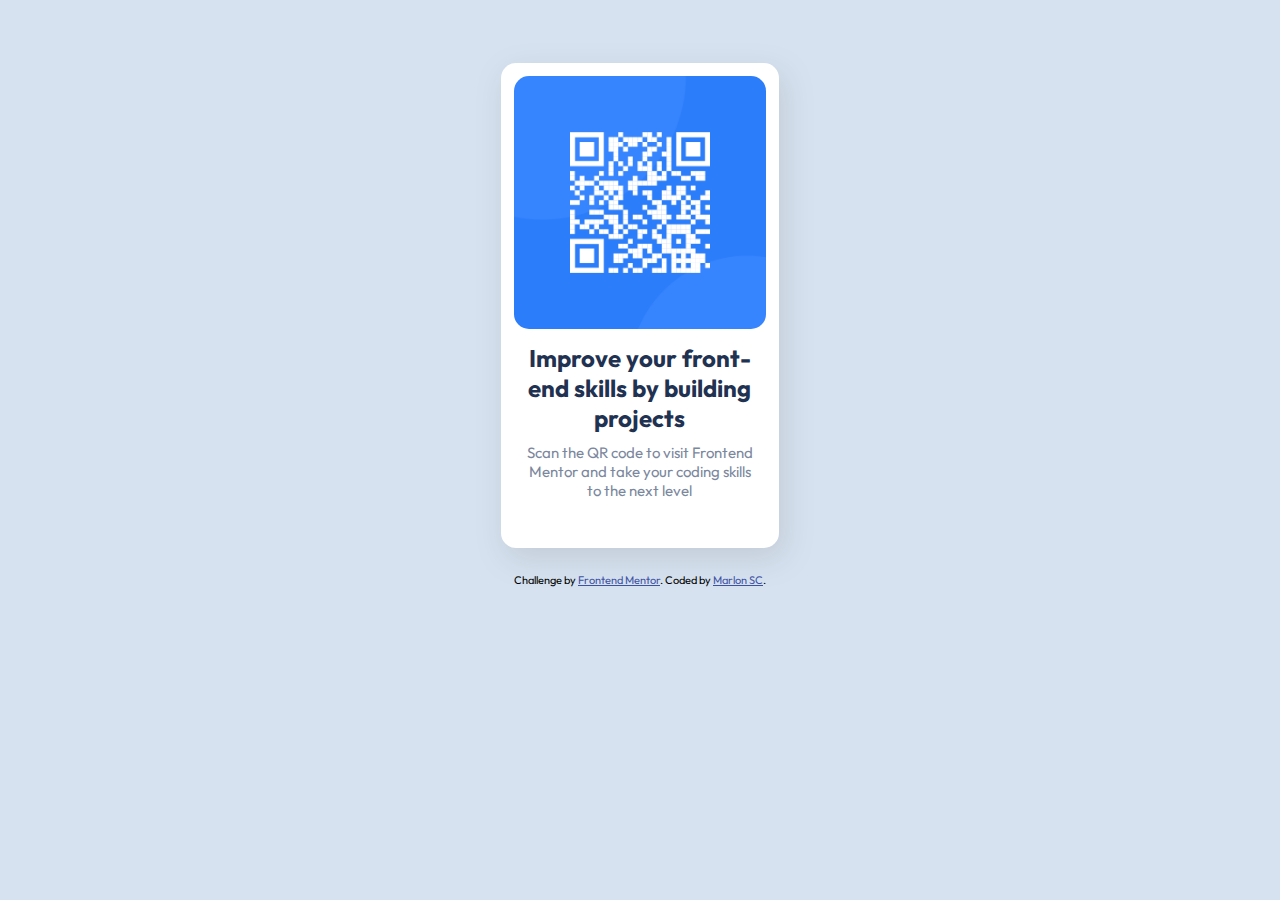
<file: project 4/qr-code-component-main/index.html>
<!DOCTYPE html>
<html lang="en">
  <head>
    <meta charset="UTF-8" />
    <meta name="viewport" content="width=device-width, initial-scale=1.0" />
    <!-- displays site properly based on user's device -->
    <link rel="stylesheet" href="style.css" />
    <link
      rel="icon"
      type="image/png"
      sizes="32x32"
      href="./images/favicon-32x32.png"
    />

    <title>Frontend Mentor | QR code component</title>

    <!-- Feel free to remove these styles or customise in your own stylesheet 👍 -->
    <style>
      .attribution {
        font-size: 11px;
        text-align: center;
      }
      .attribution a {
        color: hsl(228, 45%, 44%);
      }
    </style>
  </head>
  <body>
    <div class="box">
      <img src="images/image-qr-code.png" alt="img" />
      <h2>Improve your front-end skills by building projects</h2>
      <p>
        Scan the QR code to visit Frontend Mentor and take your coding skills to
        the next level
      </p>
    </div>

    <div class="attribution">
      Challenge by
      <a href="https://www.frontendmentor.io?ref=challenge" target="_blank"
        >Frontend Mentor</a
      >. Coded by <a href="https://github.com/marlonsc15">Marlon SC</a>.
    </div>
  </body>
</html>
</file>
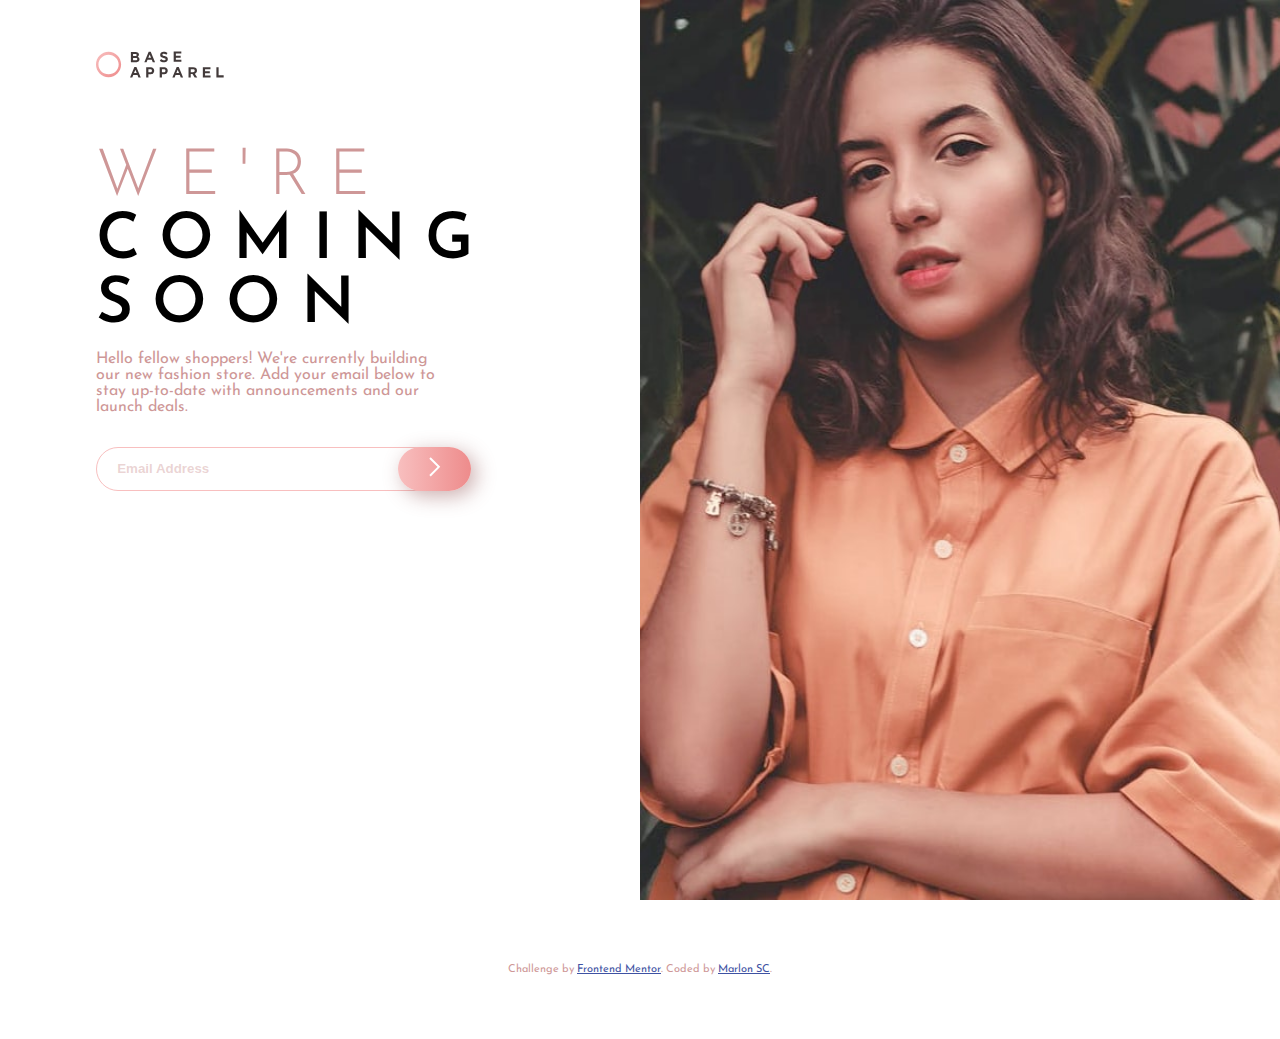
<file: project 5/base-apparel-coming-soon-master/index.html>
<!DOCTYPE html>
<html lang="en">
<head>
  <meta charset="UTF-8">
  <meta name="viewport" content="width=device-width, initial-scale=1.0"> <!-- displays site properly based on user's device -->

  <link rel="icon" type="image/png" sizes="32x32" href="./images/favicon-32x32.png">
  <link rel="stylesheet" href="style.css">
  <title>Frontend Mentor | Base Apparel coming soon page</title>

  <!-- Feel free to remove these styles or customise in your own stylesheet 👍 -->
  <style>
    .attribution { font-size: 11px; text-align: center; }
    .attribution a { color: hsl(228, 45%, 44%); }
  </style>
</head>
<body>
  <div class="main">
  <div>
  <img class="logo" src="images/logo.svg" alt="logo">
  <img class="imgMobile" src="images/hero-mobile.jpg" alt="img">
 

  <div class="title">
    <h1 class="h1Were">We're</h1>
    <h1> coming <br> soon</h1>
  </div>

  <p>
    Hello fellow shoppers! We're currently building our new fashion store.
    Add your email below to stay up-to-date with announcements and our launch deals.
  </p>

  <div class="email">
    <input class="input" type="email" placeholder="Email Address"><svg class="errorSvg" xmlns="http://www.w3.org/2000/svg" width="24" height="24"><g fill="none" fill-rule="evenodd"><circle cx="12" cy="12" r="12" fill="#F96464"/><path fill="#FFF" fill-rule="nonzero" d="M13.256 6v9.056h-2V6h2zm-.944 12.464c-.384 0-.699-.104-.944-.312a1.027 1.027 0 0 1-.368-.824c0-.33.125-.608.376-.832.25-.224.563-.336.936-.336.373 0 .68.112.92.336.24.224.36.501.36.832 0 .341-.117.616-.352.824-.235.208-.544.312-.928.312z"/></g></svg></input>
    <button onclick="send()" class="button"><svg xmlns="http://www.w3.org/2000/svg" width="12" height="20"><path fill="none" stroke="#FFF" stroke-width="2" d="M1 1l8.836 8.836L1 18.671"/></svg></button>
  
  </div>
  <P class="error">Please provide a valid email</P>
</div>
  <img class="imgDesktop" src="images/hero-desktop.jpg" alt="img">
</div>
  <footer>
    <p class="attribution">
      Challenge by <a href="https://www.frontendmentor.io?ref=challenge" target="_blank">Frontend Mentor</a>. 
      Coded by <a href="https://github.com/marlonsc15">Marlon SC</a>.
    </p>
  </footer>
</body>
<script src="script.js"></script>
</html>
</file>
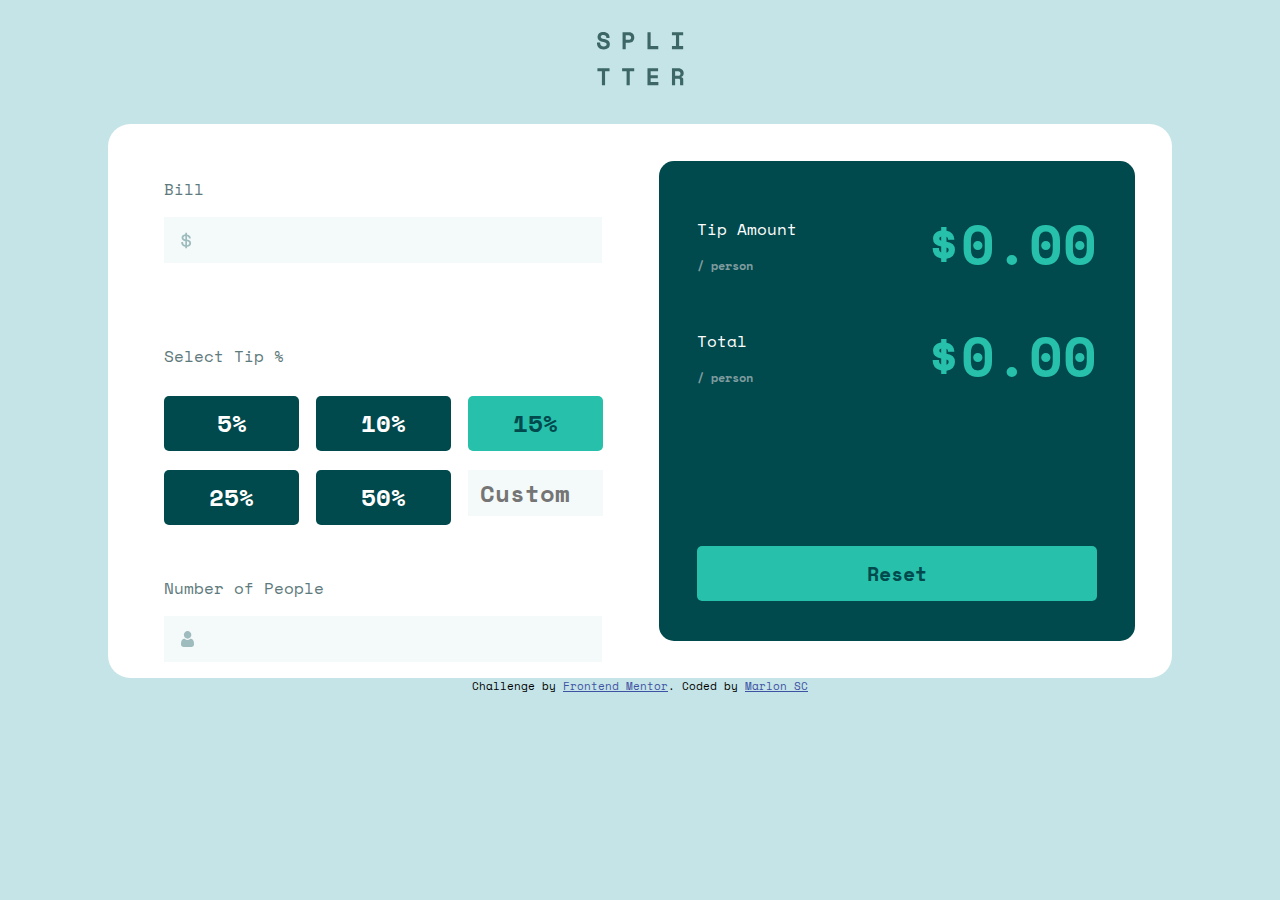
<file: project 6/tip-calculator-app-main/index.html>
<!DOCTYPE html>
<html lang="en">
  <head>
    <meta charset="UTF-8" />
    <meta name="viewport" content="width=device-width, initial-scale=1.0" />
    <!-- displays site properly based on user's device -->

    <link
      rel="icon"
      type="image/png"
      sizes="32x32"
      href="./images/favicon-32x32.png"
    />
    <link rel="stylesheet" href="style.css" />
    <title>Frontend Mentor | Tip calculator app</title>

    <!-- Feel free to remove these styles or customise in your own stylesheet 👍 -->
    <style>
      .attribution {
        font-size: 11px;
        text-align: center;
      }
      .attribution a {
        color: hsl(228, 45%, 44%);
      }
    </style>
  </head>
  <body>
    <div class="logo">
      <svg xmlns="http://www.w3.org/2000/svg" width="87" height="54">
        <path
          fill="#3D6666"
          d="M6.72 17.472c.944 0 1.792-.12 2.544-.36s1.392-.584 1.92-1.032a4.476 4.476 0 001.212-1.62c.28-.632.42-1.34.42-2.124v-.288c0-1.472-.464-2.584-1.392-3.336-.928-.752-2.272-1.288-4.032-1.608a14.615 14.615 0 01-1.74-.408c-.456-.144-.824-.308-1.104-.492-.28-.184-.476-.392-.588-.624a1.771 1.771 0 01-.168-.78c0-.56.232-1.004.696-1.332.464-.328 1.096-.492 1.896-.492.944 0 1.676.248 2.196.744.52.496.78 1.08.78 1.752v.576h3.168v-.864a5 5 0 00-.396-1.968 4.762 4.762 0 00-1.176-1.656C10.436 1.08 9.792.7 9.024.42 8.256.14 7.376 0 6.384 0c-.88 0-1.676.12-2.388.36s-1.32.576-1.824 1.008c-.504.432-.896.94-1.176 1.524-.28.584-.42 1.22-.42 1.908v.144c0 .832.144 1.536.432 2.112a3.978 3.978 0 001.212 1.44c.52.384 1.132.692 1.836.924.704.232 1.48.42 2.328.564.64.112 1.168.248 1.584.408.416.16.744.34.984.54s.408.424.504.672c.096.248.144.508.144.78 0 .576-.232 1.072-.696 1.488-.464.416-1.176.624-2.136.624-1.232 0-2.14-.3-2.724-.9-.584-.6-.876-1.404-.876-2.412v-.576H0v.72c0 .88.144 1.692.432 2.436a5.47 5.47 0 001.272 1.944c.56.552 1.26.984 2.1 1.296.84.312 1.812.468 2.916.468zm22-.336V10.8h3.408c.864 0 1.616-.144 2.256-.432a4.707 4.707 0 001.596-1.14 4.833 4.833 0 00.96-1.608c.216-.6.324-1.212.324-1.836v-.576c0-.608-.108-1.204-.324-1.788a4.625 4.625 0 00-.96-1.56A4.737 4.737 0 0034.384.756c-.64-.28-1.392-.42-2.256-.42h-6.576v16.8h3.168zm3.096-9.36H28.72V3.36h3.096c.704 0 1.26.192 1.668.576.408.384.612.88.612 1.488v.288c0 .608-.204 1.104-.612 1.488-.408.384-.964.576-1.668.576zm29.464 9.36v-3.024h-7.632V.336H50.48v16.8h10.8zm24.88 0v-3.024h-4.032V3.36h4.032V.336H74.928V3.36h4.032v10.752h-4.032v3.024H86.16zm-78.096 36V39.36h4.464v-3.024H.432v3.024h4.464v13.776h3.168zm24.688 0V39.36h4.464v-3.024H25.12v3.024h4.464v13.776h3.168zm28.624 0v-3.024h-7.728v-3.888H60.8V43.2h-7.152v-3.84h7.44v-3.024H50.48v16.8h10.896zm16.744 0V46.8h3.648c.464 0 .796.12.996.36.2.24.3.552.3.936v5.04h3.168v-5.808c0-.56-.164-1.024-.492-1.392-.328-.368-.772-.584-1.332-.648v-.432c.768-.32 1.336-.78 1.704-1.38a3.63 3.63 0 00.552-1.932v-.576c0-.64-.116-1.24-.348-1.8a4.332 4.332 0 00-1.008-1.476c-.44-.424-.988-.756-1.644-.996-.656-.24-1.416-.36-2.28-.36h-6.432v16.8h3.168zm3.024-9.36H78.12V39.36h3.024c.768 0 1.352.204 1.752.612.4.408.6.892.6 1.452v.288c0 .656-.2 1.164-.6 1.524-.4.36-.984.54-1.752.54z"
        />
      </svg>
    </div>
    <div class="main">
      <div class="form">
        <label for="bill">Bill</label>
        <input type="number" name="bill" id="bill" class="input bill-input" />

        <label for="tip">Select Tip %</label>
        <div class="tip">
          <div class="tips">5%</div>
          <div class="tips">10%</div>
          <div class="tips active-tip">15%</div>
          <div class="tips">25%</div>
          <div class="tips">50%</div>
          <div id="tip-custom" ><input type="number" class="tip-custom input" placeholder="Custom" /></div>
        </div>
        <div class="peopleLabel">
          <label for="people">Number of People</label>
          <label for="people" class="error">Can't be zero</label>
        </div>
        <input type="number" class="input people-input" name="people" />
      </div>


      <div class="result">
        <div class="tip-amount">
          <div class="text">
            <p>Tip Amount</p>
            <p class="person">/ person</p>
          </div>
          <div class="amount" id="tip-amount">$0.00</div>
        </div>
          <div class="total">
            <div class="text">
              <p>Total</p>
              <p class="person">/ person</p>
            </div>
            <div class="amount" id="total-amount">$0.00</div>
          </div>
          <div class="reset">Reset</div>
        </div>
      </div>
    </div>

    <div class="attribution">
      Challenge by
      <a href="https://www.frontendmentor.io?ref=challenge" target="_blank"
        >Frontend Mentor</a
      >. Coded by <a href="https://github.com/marlonsc15">Marlon SC</a>
    </div>
    <script src="script.js"></script>
  </body>
</html>
</file>
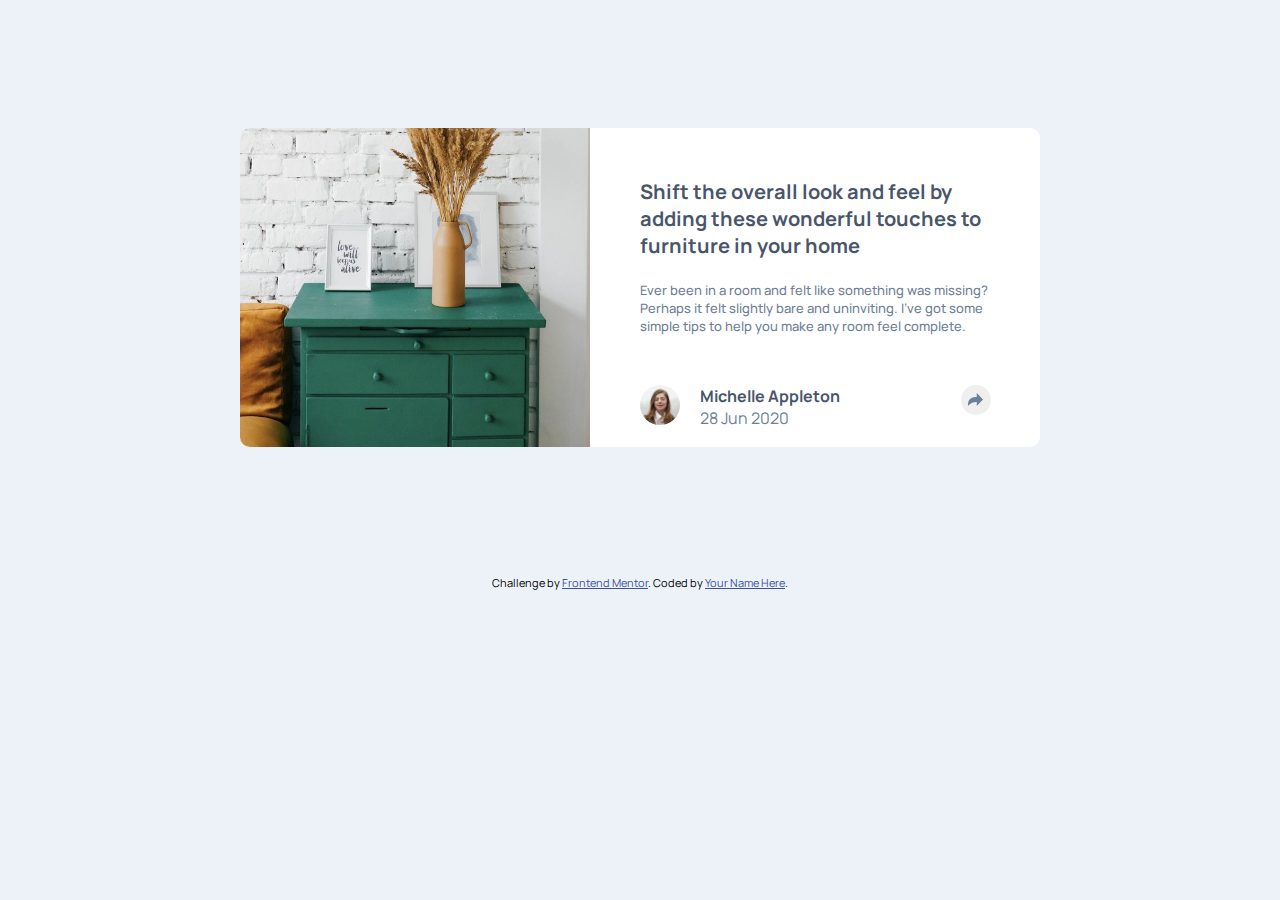
<file: project 7/article-preview-component-master/index.html>
<!DOCTYPE html>
<html lang="en">
  <head>
    <meta charset="UTF-8" />
    <meta name="viewport" content="width=device-width, initial-scale=1.0" />
    <!-- displays site properly based on user's device -->
    <link rel="stylesheet" href="style.css" />
    <link
      rel="icon"
      type="image/png"
      sizes="32x32"
      href="./images/favicon-32x32.png"
    />

    <title>Frontend Mentor | Article preview component</title>

    <!-- Feel free to remove these styles or customise in your own stylesheet 👍 -->
    <style>
      .attribution {
        font-size: 11px;
        text-align: center;
      }
      .attribution a {
        color: hsl(228, 45%, 44%);
      }
    </style>
  </head>
  <body>
    <div class="main">
      <img class="img" src="images/drawers.jpg" alt="img" />
      <div class="text">
        <div class="title">
          Shift the overall look and feel by adding these wonderful touches to
          furniture in your home
        </div>
        <p class="paragraph">
          Ever been in a room and felt like something was missing? Perhaps it felt
          slightly bare and uninviting. I’ve got some simple tips to help you make
          any room feel complete.
        </p>
        <div class="info">
          <img class="imgInfo" src="images/avatar-michelle.jpg" alt="avatar" />
          <div class="person">
            <h4 class="name">Michelle Appleton</h4>
            <p class="date">28 Jun 2020</p>
          </div>
          <button onclick="showLinks()" class="share shareInfo">
            <svg xmlns="http://www.w3.org/2000/svg" width="15" height="13">
              <path
                fill="#6E8098"
                d="M15 6.495L8.766.014V3.88H7.441C3.33 3.88 0 7.039 0 10.936v2.049l.589-.612C2.59 10.294 5.422 9.11 8.39 9.11h.375v3.867L15 6.495z"
              />
            </svg>
          </button>
          <button onclick="popUp()" class="share popUp">
            <svg xmlns="http://www.w3.org/2000/svg" width="15" height="13">
              <path
                fill="#6E8098"
                d="M15 6.495L8.766.014V3.88H7.441C3.33 3.88 0 7.039 0 10.936v2.049l.589-.612C2.59 10.294 5.422 9.11 8.39 9.11h.375v3.867L15 6.495z"
              />
            </svg>
          </button>
          <div class="triangle"></div>
        </div>
      
      <div class="links">
        <h3>SHARE</h3>
        <div class="svgs">
          <img class="imgSvg" src="images/icon-facebook.svg" alt="">
            
          </img>
          <img class="imgSvg" src="images/icon-twitter.svg" alt="">
            
        </img>
        <img class="imgSvg" src="images/icon-pinterest.svg" alt="">
            
      </img>
        </div>
        <button onclick="showLinks()" class="share shareLink">
          <svg xmlns="http://www.w3.org/2000/svg" width="15" height="13">
            <path
              fill="#FFF"
              d="M15 6.495L8.766.014V3.88H7.441C3.33 3.88 0 7.039 0 10.936v2.049l.589-.612C2.59 10.294 5.422 9.11 8.39 9.11h.375v3.867L15 6.495z"
            />
          </svg>
        </button>
      </div>
    </div>
    </div>

    <div class="attribution">
      Challenge by
      <a href="https://www.frontendmentor.io?ref=challenge" target="_blank"
        >Frontend Mentor</a
      >. Coded by <a href="#">Your Name Here</a>.
    </div>

  </body>
  <script src="script.js"></script>

</html>
</file>
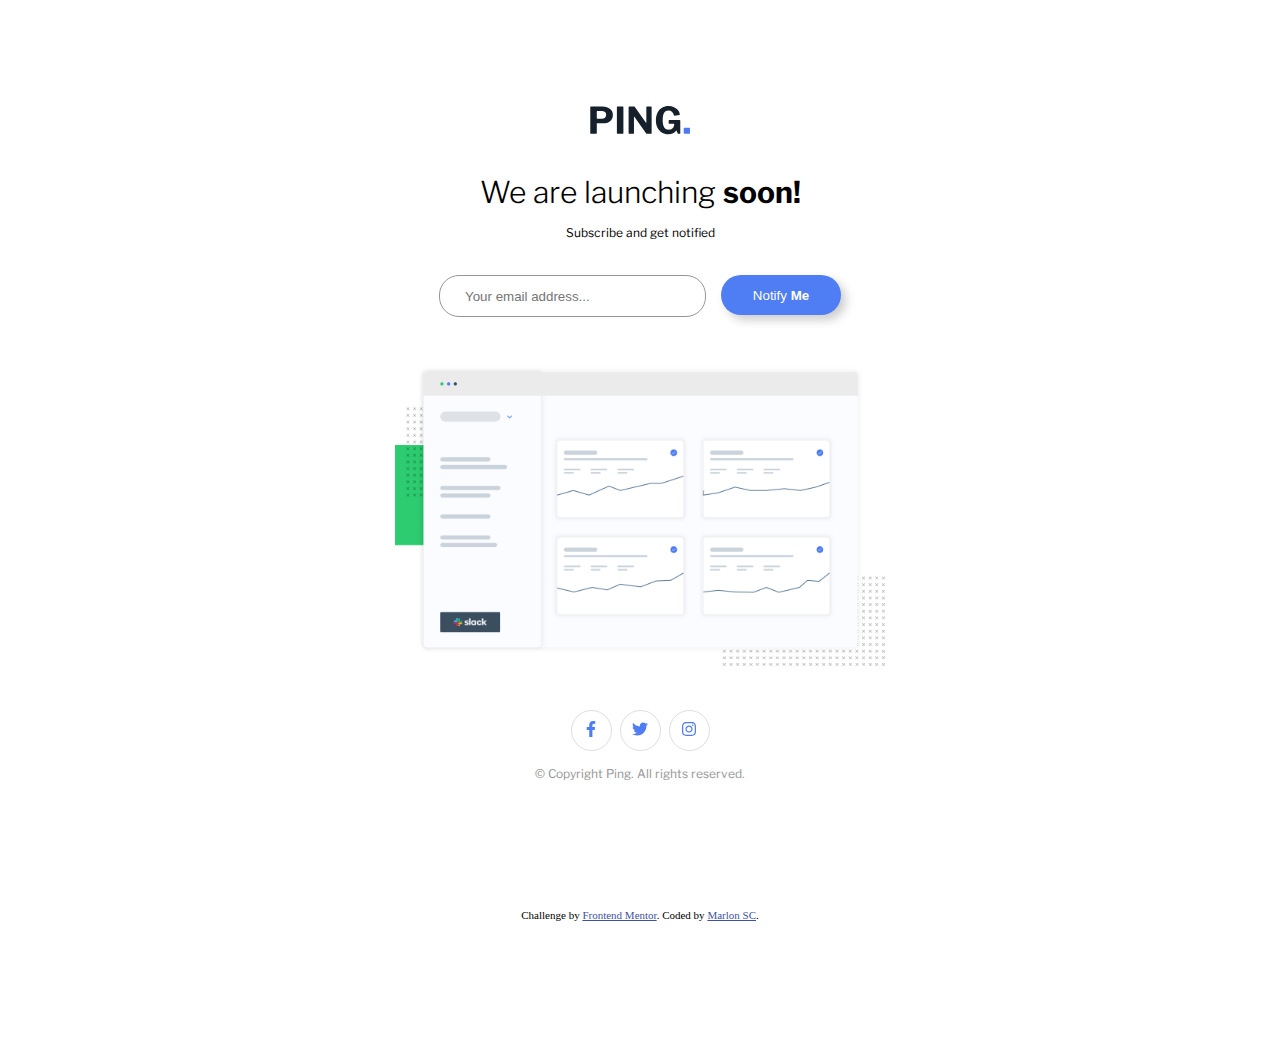
<file: project 8/ping-coming-soon-page-master/index.html>
<!DOCTYPE html>
<html lang="en">
  <head>
    <meta charset="UTF-8" />
    <meta name="viewport" content="width=device-width, initial-scale=1.0" />
    <!-- displays site properly based on user's device -->

    <link
      rel="icon"
      type="image/png"
      sizes="32x32"
      href="./images/favicon-32x32.png"
    />

    <title>Frontend Mentor | Ping coming soon page</title>

    <!-- Feel free to remove these styles or customise in your own stylesheet 👍 -->
    <style>
      .attribution {
        font-size: 11px;
        text-align: center;
      }
      .attribution a {
        color: hsl(228, 45%, 44%);
      }
    </style>
    <link rel="stylesheet" href="style.css" />
  </head>
  <body>
    <div class="main">
      <img src="images/logo.svg" alt="logo" class="logo" />
      <h1>We are launching <span>soon!</span></h1>
      <p>Subscribe and get notified</p>
      <div class="submit">
        <div class="inputError">
          <input
            type="email"
            name="email"
            id="email"
            pattern=".+@beststartupever\.com"
            placeholder="Your email address..."
          />
          <p id="error">Please provide a valid email address</p>
        </div>
        <button onclick="invalid()" class="notify">Notify <span>Me</span></button>
      </div>
      <img
        src="images/illustration-dashboard.png"
        alt="illustration-dashboard"
        class="dashboard"
      />

      <div class="social">
        <div class="links">
          <svg
            xmlns="http://www.w3.org/2000/svg"
            height="1em"
            viewBox="0 0 320 512"
          >
            <!--! Font Awesome Free 6.4.0 by @fontawesome - https://fontawesome.com License - https://fontawesome.com/license (Commercial License) Copyright 2023 Fonticons, Inc. -->
            <style>
              svg {
                fill: #4f7df3;
              }
            </style>
            <path
              d="M279.14 288l14.22-92.66h-88.91v-60.13c0-25.35 12.42-50.06 52.24-50.06h40.42V6.26S260.43 0 225.36 0c-73.22 0-121.08 44.38-121.08 124.72v70.62H22.89V288h81.39v224h100.17V288z"
            />
          </svg>
        </div>
        <div class="links">
          <svg
            xmlns="http://www.w3.org/2000/svg"
            height="1em"
            viewBox="0 0 512 512"
          >
            <!--! Font Awesome Free 6.4.0 by @fontawesome - https://fontawesome.com License - https://fontawesome.com/license (Commercial License) Copyright 2023 Fonticons, Inc. -->
            <style>
              svg {
                fill: #4f7df3;
              }
            </style>
            <path
              d="M459.37 151.716c.325 4.548.325 9.097.325 13.645 0 138.72-105.583 298.558-298.558 298.558-59.452 0-114.68-17.219-161.137-47.106 8.447.974 16.568 1.299 25.34 1.299 49.055 0 94.213-16.568 130.274-44.832-46.132-.975-84.792-31.188-98.112-72.772 6.498.974 12.995 1.624 19.818 1.624 9.421 0 18.843-1.3 27.614-3.573-48.081-9.747-84.143-51.98-84.143-102.985v-1.299c13.969 7.797 30.214 12.67 47.431 13.319-28.264-18.843-46.781-51.005-46.781-87.391 0-19.492 5.197-37.36 14.294-52.954 51.655 63.675 129.3 105.258 216.365 109.807-1.624-7.797-2.599-15.918-2.599-24.04 0-57.828 46.782-104.934 104.934-104.934 30.213 0 57.502 12.67 76.67 33.137 23.715-4.548 46.456-13.32 66.599-25.34-7.798 24.366-24.366 44.833-46.132 57.827 21.117-2.273 41.584-8.122 60.426-16.243-14.292 20.791-32.161 39.308-52.628 54.253z"
            />
          </svg>
        </div>
        <div class="links">
          <svg
            xmlns="http://www.w3.org/2000/svg"
            height="1em"
            viewBox="0 0 448 512"
          >
            <!--! Font Awesome Free 6.4.0 by @fontawesome - https://fontawesome.com License - https://fontawesome.com/license (Commercial License) Copyright 2023 Fonticons, Inc. -->
            <style>
              svg {
                fill: #4f7df3;
              }
            </style>
            <path
              d="M224.1 141c-63.6 0-114.9 51.3-114.9 114.9s51.3 114.9 114.9 114.9S339 319.5 339 255.9 287.7 141 224.1 141zm0 189.6c-41.1 0-74.7-33.5-74.7-74.7s33.5-74.7 74.7-74.7 74.7 33.5 74.7 74.7-33.6 74.7-74.7 74.7zm146.4-194.3c0 14.9-12 26.8-26.8 26.8-14.9 0-26.8-12-26.8-26.8s12-26.8 26.8-26.8 26.8 12 26.8 26.8zm76.1 27.2c-1.7-35.9-9.9-67.7-36.2-93.9-26.2-26.2-58-34.4-93.9-36.2-37-2.1-147.9-2.1-184.9 0-35.8 1.7-67.6 9.9-93.9 36.1s-34.4 58-36.2 93.9c-2.1 37-2.1 147.9 0 184.9 1.7 35.9 9.9 67.7 36.2 93.9s58 34.4 93.9 36.2c37 2.1 147.9 2.1 184.9 0 35.9-1.7 67.7-9.9 93.9-36.2 26.2-26.2 34.4-58 36.2-93.9 2.1-37 2.1-147.8 0-184.8zM398.8 388c-7.8 19.6-22.9 34.7-42.6 42.6-29.5 11.7-99.5 9-132.1 9s-102.7 2.6-132.1-9c-19.6-7.8-34.7-22.9-42.6-42.6-11.7-29.5-9-99.5-9-132.1s-2.6-102.7 9-132.1c7.8-19.6 22.9-34.7 42.6-42.6 29.5-11.7 99.5-9 132.1-9s102.7-2.6 132.1 9c19.6 7.8 34.7 22.9 42.6 42.6 11.7 29.5 9 99.5 9 132.1s2.7 102.7-9 132.1z"
            />
          </svg>
        </div>
      </div>

      <p class="reserved">&copy; Copyright Ping. All rights reserved.</p>
    </div>

    <footer>
      <p class="attribution">
        Challenge by
        <a href="https://www.frontendmentor.io?ref=challenge" target="_blank"
          >Frontend Mentor</a
        >. Coded by <a href="#">Marlon SC</a>.
      </p>
    </footer>
    <script src="script.js"></script>
  </body>
</html>
</file>
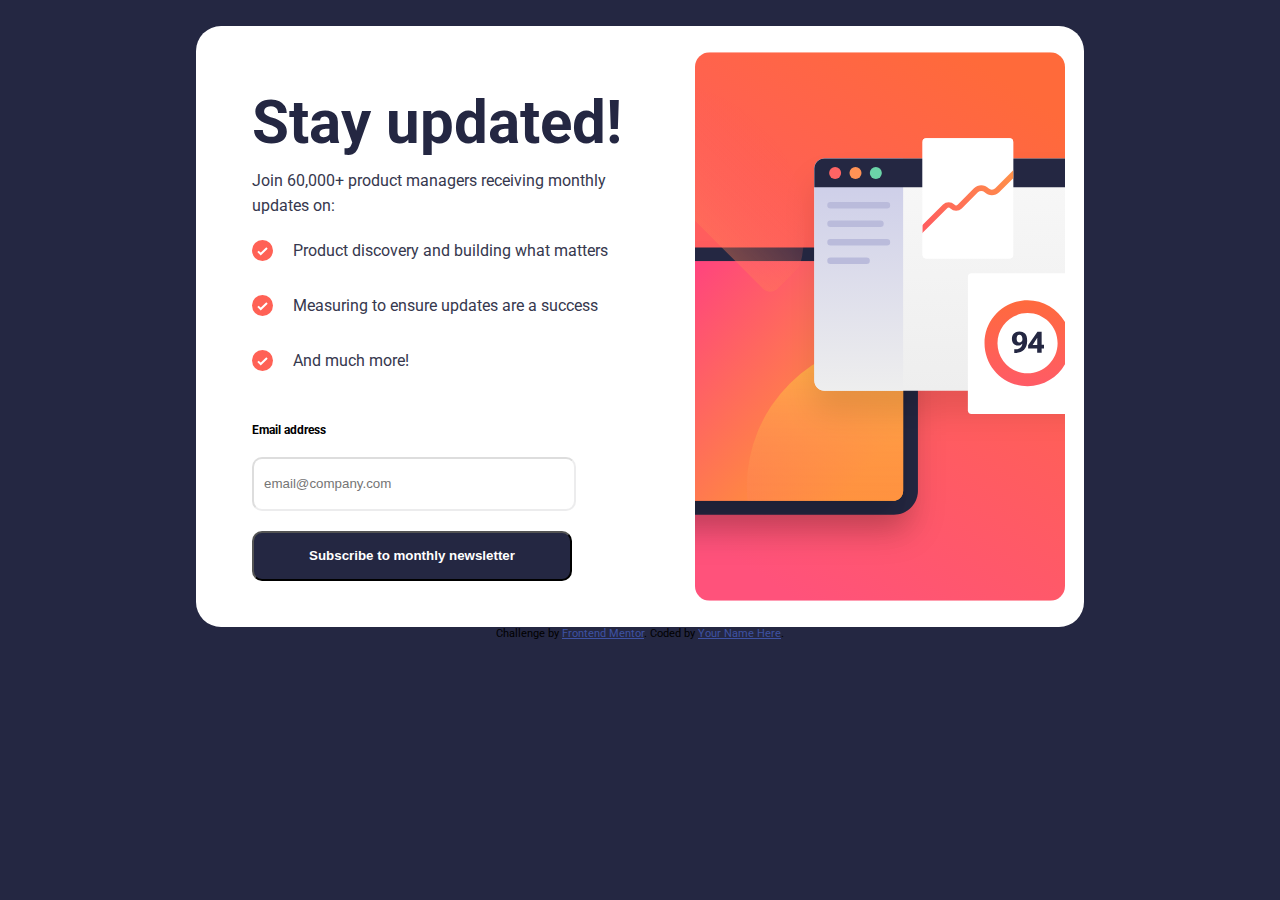
<file: project 9/newsletter-sign-up-with-success-message-main/index.html>
<!DOCTYPE html>
<html lang="en">
  <head>
    <meta charset="UTF-8" />
    <meta name="viewport" content="width=device-width, initial-scale=1.0" />
    <!-- displays site properly based on user's device -->

    <link
      rel="icon"
      type="image/png"
      sizes="32x32"
      href="./assets/images/favicon-32x32.png"
    />

    <title>
      Frontend Mentor | Newsletter sign-up form with success message
    </title>

    <!-- Feel free to remove these styles or customise in your own stylesheet 👍 -->
    <style>
      .attribution {
        font-size: 11px;
        text-align: center;
      }
      .attribution a {
        color: hsl(228, 45%, 44%);
      }
    </style>
    <link rel="stylesheet" href="style.css" />
  </head>
  <body>
    <!-- Sign-up form start -->

    <div class="main">
      <div class="deskDiv">
        <img
          class="imgMobile"
          src="assets/images/illustration-sign-up-mobile.svg"
          alt="mobile"
        />

        <div class="content">
          <h1>Stay updated!</h1>
          <p>Join 60,000+ product managers receiving monthly updates on:</p>
          <div class="topics">
            <div class="topic">
              <img src="assets/images/icon-list.svg" alt="list" />
              <p>Product discovery and building what matters</p>
            </div>
            <div class="topic">
              <img src="assets/images/icon-list.svg" alt="list" />
              <p>Measuring to ensure updates are a success</p>
            </div>
            <div class="topic">
              <img src="assets/images/icon-list.svg" alt="list" />
              <p>And much more!</p>
            </div>
          </div>
          <div class="errorVal">
            <label for="email">Email address</label>
            <p id="error">Valid email required</p>
          </div>
          <input type="email" placeholder="email@company.com" />
          <button onclick="emailInvalid()">
            Subscribe to monthly newsletter
          </button>
        </div>
        <img
          class="imgDesktop"
          src="assets/images/illustration-sign-up-desktop.svg"
          alt="desktop"
        />
      </div>
    </div>

    <!-- Sign-up form end -->

    <!-- Success message start -->

    <div class="thanks">
      <img class="okImg" src="assets/images/icon-list.svg" alt="icon" />
      <h1 class="thanksH1">Thanks for subscribing!</h1>
      <p>
        A confirmation email has been sent to
        <span>ash@loremcompany.com.</span> Please open it and click the button
        inside to confirm your subscription.
      </p>
      <button onclick="dismiss()" class="dismiss">Dismiss message</button>
    </div>

    <!-- Success message end -->

    <div class="attribution">
      Challenge by
      <a href="https://www.frontendmentor.io?ref=challenge" target="_blank"
        >Frontend Mentor</a
      >. Coded by <a href="#">Your Name Here</a>.
    </div>
    <script src="script.js"></script>
  </body>
</html>
</file>
<file: project 1/results-summary-component-main/style.css>
@import url("https://fonts.googleapis.com/css2?family=Hanken+Grotesk&display=swap");

.main {
  margin: auto;
  margin-top: 5em;
  max-width: 20em;
  border-radius: 2em;
  box-shadow: 5px 5px 5px rgba(173, 171, 171, 0.623);
}

.attribution {
  font-size: 11px;
  text-align: center;
}

.attribution a {
  color: hsl(228, 45%, 44%);
}

p,
h1,
h2 {
  text-align: center;
  font-family: "Hanken Grotesk", sans-serif;
}

h1 {
  color: white;
}

p {
  color: rgba(255, 239, 213, 0.719);
  margin-left: 3em;
  margin-right: 3em;
}

h2 {
  color: rgba(255, 239, 213, 0.719);
  padding-top: 1em;
}

h4 {
  margin: auto;
}

.result {
  height: 28em;
  width: 20em;
  border-radius: 2em;
  background: linear-gradient(hsl(251, 76%, 64%), hsl(227, 49%, 40%));
}

.ball {
  border-radius: 100%;
  width: 10em;
  height: 10em;
  margin-left: auto;
  margin-right: auto;
  margin-top: 1em;
  background: linear-gradient(
    hsla(228, 79%, 44%, 0.685),
    hsla(227, 49%, 49%, 0.767)
  );
}

.number {
  padding-top: 0.5em;
  font-size: 4em;
  margin-bottom: 0px;
  color: white;
}

.subnumber {
  margin-top: 0px;
}

.summary {
  width: 100%;
  font-family: "Hanken Grotesk", sans-serif;
}

.summaryTitle {
  color: rgb(34, 34, 70);
  margin-left: 1em;
  text-align: start;
}

.itens {
  background: rgba(158, 9, 9, 0.062);
  width: 18em;
  height: 2.5em;
  margin: 0px 1em;
  margin-top: 1.5em;
  border-radius: 5px;
  display: flex;
  justify-content: space-around;
}

.red {
  display: flex;
  margin: 0.5em;
  color: rgb(255, 85, 85);
  width: 50%;
}

.yellow {
  display: flex;
  margin: 0.5em;
  color: rgb(255, 179, 33);
  width: 50%;
}

.green {
  display: flex;
  margin: 0.5em;
  color: rgb(6, 189, 146);
  width: 50%;
}

.blue {
  display: flex;
  margin: 0.5em;
  color: rgb(39, 57, 217);
  width: 50%;
}

span {
  color: rgba(156, 156, 156, 0.918);
}

button {
  color: white;
  background: rgb(34, 34, 70);
  width: 90%;
  margin: 10.5% 5% 5% 5%;
  height: 3em;
  border-radius: 20px;
  border: none;
  font-family: "Hanken Grotesk", sans-serif;
}

button:hover {
  background: rgb(62, 62, 128);
  cursor: pointer;
}

@media screen and (min-width: 700px) {
  .main {
    display: flex;
    max-width: 40em;
  }

  .summary {
    width: 50%;
  }
}
</file>
<file: project 10/news-homepage-main/style.css>
@import url("https://fonts.googleapis.com/css2?family=Inter:wght@400;700;800&display=swap");
* {
  margin: 0;
  padding: 0;
}

:root {
  --Soft-orange: hsl(35, 77%, 62%);
  --Soft-red: hsl(5, 85%, 63%);
  --Off-white: hsl(36, 100%, 99%);
  --Grayish-blue: hsl(233, 8%, 79%);
  --Dark-grayish-blue: hsl(236, 13%, 42%);
  --Very-dark-blue: hsl(240, 100%, 5%);
  --font: "Inter", sans-serif;
}

.main {
  width: 350px;
  margin: auto;
  font-family: var(--font);
  padding-bottom: 15%;
}

.head {
  display: flex;
  padding-top: 25px;
  padding-bottom: 25px;
  justify-content: space-between;
  align-items: center;
}

.logo {
  width: 50px;
}

.menuButtonB {
  height: 20px;
  z-index: 10;
}

.menuButtonX {
  height: 30px;
  display: none;
  z-index: 10;
  left: 320px;
}

.menu {
  position: fixed;
  display: none;
  z-index: 9;
  height: 100%;
  width: 260px;
  top: 0px;
  left: 31%;
  background-color: var(--Off-white);
}
.links {
  display: grid;
  height: 300px;
  margin-top: 100px;
  padding-left: 30px;
  align-items: center;
}

a {
  text-decoration: none;
  color: var(--Very-dark-blue);
}

a:hover {
  color: var(--Soft-red);
}

.mobile {
  width: 100%;
}

.desktop {
  width: 700px;
  display: none;
}

h1 {
  font-size: 45px;
  color: var(--Very-dark-blue);
  font-weight: 800;
  margin: 20px 0px;
}

p {
  font-size: 15px;
  line-height: 25px;
  color: var(--Dark-grayish-blue);
}

button {
  color: var(--Off-white);
  font-weight: 700;
  letter-spacing: 4px;
  font-size: 15;
  background-color: var(--Soft-red);
  width: 190px;
  border: none;
  padding: 18px;
  text-transform: uppercase;
  margin-top: 10%;
  margin-bottom: 16%;
}

button:hover {
  background-color: var(--Very-dark-blue);
  cursor: pointer;
}

.newsBox {
  padding: 10px 25px;
  background-color: var(--Very-dark-blue);
  color: var(--Off-white);
  margin-bottom: 15%;
}

.newsTitle {
  color: var(--Soft-orange);
  font-weight: 700;
  font-size: 40px;
}

.newTitle {
  font-weight: 700;
  font-size: 20px;
  margin-top: 20px;
}

.newTitle:hover {
  color: var(--Soft-orange);
  cursor: pointer;
}

.newText {
  color: var(--Grayish-blue);
  margin: 20px 0px;
}

hr {
  border-color: var(--Grayish-blue);
}

.card {
  display: flex;
  margin: 40px 0px;
}

.cardImg {
  width: 110px;
  margin-right: 20px;
}

.number {
  color: var(--Grayish-blue);
  font-size: 30px;
  font-weight: 700;
}

.cardTitle {
  font-size: 18px;
  font-weight: 700;
  margin: 12px 0px;
}

.cardTitle:hover {
  color: var(--Soft-red);
  cursor: pointer;
}

.attribution {
  margin-top: 5%;
}

@media screen and (min-width: 1000px) {
  .main {
    width: 1100px;
    padding-bottom: 0;
  }

  .menuButtonB {
    display: none;
  }

  .menuButtonX {
    display: none;
  }

  .head {
    width: 1110px;
  }

  .menu {
    position: initial;
    display: flex;
    flex-direction: column;
    height: auto;
    width: 500px;
    background-color: var(--Off-white);
  }

  .links {
    display: flex;
    justify-content: space-between;
    height: auto;
    width: auto;
    margin-top: 0;
    padding-left: 0;
    align-items: end;
  }

  .link {
    margin: 0 0 0 8%
  }

  .mobile {
    display: none;
  }

  .desktop {
    display: block;
    width: 700px;
  }

  h1 {
    width: 350px;
    font-size: 55px;
    margin-top: 0;
  }

  .deskBody {
    display: flex;
    width: 700px;
    margin-top: 20px;
  }

  p {
    width: 340px;
    padding: 0px 0px;
  }

  button {
    margin-left: 0px;
  }

  .deskNews {
    display: flex;
  }

  .bodyA {
    margin-right: 40px;
  }

  .deskText {
    margin-left: 70px;
  }

  .newsBox {
    margin-bottom: 0;
    width: 320px;
  }

  .newText {
    width: 320px;
    padding: 0;
  }

  .cards {
    display: flex;
  }

  .card {
    display: flex;
    width: 370px;
  }

  .cardText {
    width: 225px;
    margin: 0;
    padding: 0;
  }
}
</file>
<file: project 11/loopstudios-landing-page-main/style.css>
@import url("https://fonts.googleapis.com/css2?family=Alata&display=swap");
@import url("https://fonts.googleapis.com/css2?family=Josefin+Sans:wght@300&display=swap");

* {
  margin: 0;
  padding: 0;
}

:root {
  --White: hsl(0, 0%, 100%);
  --Black: hsl(0, 0%, 0%);
  --Dark-Gray: hsl(0, 0%, 55%);
  --Very-Dark-Gray: hsl(0, 40%, 4%);
  --font-family-Alata: "Alata", sans-serif;
  --font-family-Josefin: "Josefin Sans", sans-serif;
  --earth: url("../loopstudios-landing-page-main/images/mobile/image-deep-earth.jpg");
  --arcade: url("../loopstudios-landing-page-main/images/mobile/image-night-arcade.jpg");
  --soccer: url("../loopstudios-landing-page-main/images/mobile/image-soccer-team.jpg");
  --grid: url("../loopstudios-landing-page-main/images/mobile/image-grid.jpg");
  --above: url("../loopstudios-landing-page-main/images/mobile/image-from-above.jpg");
  --pocket: url("../loopstudios-landing-page-main/images/mobile/image-pocket-borealis.jpg");
  --curiosity: url("../loopstudios-landing-page-main/images/mobile/image-curiosity.jpg");
  --fisheye: url("../loopstudios-landing-page-main/images/mobile/image-fisheye.jpg");

  --earthD: url("../loopstudios-landing-page-main/images/desktop/image-deep-earth.jpg");
  --arcadeD: url("../loopstudios-landing-page-main/images/desktop/image-night-arcade.jpg");
  --soccerD: url("../loopstudios-landing-page-main/images/desktop/image-soccer-team.jpg");
  --gridD: url("../loopstudios-landing-page-main/images/desktop/image-grid.jpg");
  --aboveD: url("../loopstudios-landing-page-main/images/desktop/image-from-above.jpg");
  --pocketD: url("../loopstudios-landing-page-main/images/desktop/image-pocket-borealis.jpg");
  --curiosityD: url("../loopstudios-landing-page-main/images/desktop/image-curiosity.jpg");
  --fisheyeD: url("../loopstudios-landing-page-main/images/desktop/image-fisheye.jpg");
}

.main {
  width: 375px;
  justify-content: center;
  align-items: center;
}

.head {
  background: url("../loopstudios-landing-page-main/images/mobile/image-hero.jpg");
  background-position: 100%;
  background-size: 100%;
  height: 600px;
  width: 375px;
}

.menu {
  display: flex;
  justify-content: space-between;
  align-items: center;
}

.logo {
  padding: 5%;
  width: 150px;
  z-index: 10;
}

.burger {
  display: block;
  padding: 5%;
  width: 20px;
  height: 15px;
  z-index: 10;
}

.burgerX {
  display: none;
  z-index: 10;
  padding: 5%;
}

.links {
  background-color: var(--Black);
  display: none;
  padding-top: 50%;
  grid-template-rows: 50px 50px 50px 50px 50px;
  position: absolute;
  z-index: 9;
  width: 100%;
  top: 0px;
  height: 91%;
  border-radius: 0 0 15px 15px;
  align-items: center;
}

a {
  font-family: var(--font-family-Josefin);
  text-decoration: none;
  text-transform: uppercase;
  color: var(--White);
  height: auto;
  font-size: 30px;
  padding-left: 5%;
  text-align: justify;
}

.box {
  width: 70%;
  border: 2px solid var(--White);
  color: var(--White);
  text-transform: uppercase;
  font-size: 40px;
  margin: auto;
  margin-top: 25%;
  padding: 8%;
  font-family: var(--font-family-Josefin);
}

.interactive {
  width: 90%;
  margin: 25% 5% 10% 5%;
}

h1 {
  font-family: var(--font-family-Josefin);
  text-transform: uppercase;
  width: 90%;
  margin: auto;
  margin-bottom: 10%;
  text-align: center;
}

p {
  font-size: 15px;
  font-family: var(--font-family-Alata);
  color: var(--Dark-Gray);
  width: 80%;
  text-align: center;
  margin: auto;
  margin-bottom: 25%;
}

.cards {
  color: var(--White);
  font-family: var(--font-family-Josefin);
  text-transform: uppercase;
  width: 90%;
  margin: auto;
  margin-bottom: 8%;
  height: 120px;
  font-size: 26px;
  background-size: 100%;
}

.earth {
  background-image: var(--earth);
}

.arcade {
  background-image: var(--arcade);
}

.soccer {
  background-image: var(--soccer);
}

.grid {
  background-image: var(--grid);
}

.above {
  background-image: var(--above);
}

.pocket {
  background-image: var(--pocket);
}

.curiosity {
  background-image: var(--curiosity);
}

.fisheye {
  background-image: var(--fisheye);
}

.cardText {
  width: 150px;
  padding: 15% 0% 0% 5%;
}

button {
  width: 50%;
  padding: 2%;
  background-color: var(--White);
  border-color: var(--Black);
  font-family: var(--font-family-Alata);
  font-size: 15px;
  letter-spacing: 5px;
  text-transform: uppercase;
  margin: 0% 25% 20% 25%;
}

.buttonDesk {
  display: none;
}

button:hover {
  background-color: var(--Black);
  color: var(--White);
  cursor: pointer;
}

.footer {
  background-color: black;
  color: var(--White);
  align-items: center;
  justify-content: center;
  margin: auto;
}

.footerLogo {
  width: 50%;
  margin: 25%;
  margin-bottom: 10%;
}

.footerLinks {
  display: grid;
  text-align: center;
}

.footerLink {
  text-decoration: none;
  margin-bottom: 6%;
  color: var(--White);
  font-family: var(--font-family-Alata);
}

.socials {
  display: flex;
  width: 50%;
  height: 30px;
  margin: 10% auto;
  justify-content: space-between;
}

.footerP {
  width: 300px;
  padding-bottom: 10%;
  margin-bottom: 0;
}

.attribution {
  color: var(--White);
  background-color: var(--Black);
}

@media screen and (min-width: 1440px) {
  .main {
    width: 1440px;
    margin: auto;
  }

  .head {
    background: url("../loopstudios-landing-page-main/images/desktop/image-hero.jpg");
    width: 1440px;
    background-size: 100%;
    background-repeat: no-repeat;
  }

  .menu {
    width: 1440px;
    justify-content: space-between;
    background-color: transparent;
    height: 100px;
  }

  .logo {
    padding-left: 11%;
    width: 200px;
  }

  .burger {
    display: none;
  }

  .links {
    display: flex;
    padding: 0;
    margin: 0;
    width: 500px;
    margin-right: 5%;
    background-color: transparent;
    position: initial;
  }

  a {
    margin-left: 5%;
    padding: 0;
    font-size: 20px;
    text-transform: capitalize;
  }


  .links a:hover {
    margin-bottom: 5px;
    text-decoration:underline 5px;
  }

  .box {
    width: 600px;
    margin-top: 3%;
    font-size: 65px;
    margin-left: 7%;
    padding: 2%;
  }

  .interactive {
    width: 750px;
    margin-left: 7%;
    margin-top: 10%;
  }

  .leaderBox {
    background-color: var(--White);
    width: 560px;
    position: absolute;
    top: 950px;
    left: 680px;
  }

  h1 {
    margin-top: 15%;
    font-size: 50px;
    text-align: start;
    margin-bottom: 6%;
    margin-left: 10%;
  }

  p {
    font-size: 16;
    margin-bottom: 5%;
    text-align: start;
  }

  .titleCardBox {
    width: 1220px;
    display: flex;
    margin-left: 7%;
    align-items: center;
    justify-content: space-between;
  }

  .h1Creations {
    width: 500px;
    margin: 0;
    margin-top: 10px;
    padding: 0;
    font-size: 60px;
  }

  .buttonDesk {
    display: block;
    width: 300px;
    margin: 0;
    padding: 1.3%;
  }

  .cardBox {
    width: 1220px;
    margin: 5% 0 5% 7%;
    display: grid;
    padding: 0;
    height: auto;
    justify-content: space-between;
    grid-template-columns: 24% 24% 24% 24%;
  }

  .cards {
    width: 100%;
    height: auto;
    height: 500px;
    background-size: 100%;
    background-position: 100%;
    background-repeat: no-repeat;
  }

  .earth {
    background-image: var(--earthD);
  }

  .earth:hover {
    opacity: 0.3;
  }

  .arcade {
    background-image: var(--arcadeD);
  }

  .arcade:hover {
    opacity: 0.3;
  }

  .soccer {
    background-image: var(--soccerD);
  }

  .soccer:hover {
    opacity: 0.3;
  }

  .grid {
    background-image: var(--gridD);
  }

  .grid:hover {
    opacity: 0.3;
  }

  .above {
    background-image: var(--aboveD);
  }

  .above:hover {
    opacity: 0.3;
  }

  .pocket {
    background-image: var(--pocketD);
  }

  .pocket:hover {
    opacity: 0.3;
  }

  .curiosity {
    background-image: var(--curiosityD);
  }
  .curiosity:hover {
    opacity: 0.3;
  }

  .fisheye {
    background-image: var(--fisheyeD);
  }

  .fisheye:hover {
    opacity: 0.3;
  }

  .cardText {
    margin-left: 5%;
    margin-top: 126%;
  }

  .buttonMob {
    display: none;
  }

  .footer {
    display: flex;
    width: 1440px;
    justify-content: space-between;
    margin: 0;
    padding: 0;
  }

  .footerLinksBox {
    width: 500px;
    margin-left: 5%;
  }

  .footerLogo {
    width: 200px;
    margin: 4% 0% 2% 7%;
  }

  .footerLinks {
    display: flex;
    margin-left: 2%;
  }

  .footerLink {
    margin-bottom: 0;
  }

  .footerSocialsBox {
    margin-right: 6%;
  }

  .socials {
    width: 190px;
    margin-right: 9%;
  }

  .socials img:hover {
    cursor: pointer;
  }

  .attribution {
    padding-top: 5%;
    font-size: 16px;
    width: 1440px;
    margin: auto;
  }

  .attribution a {
    margin: 0;
    padding: 0;
  }
}
</file>
<file: project 12/pricing-component-with-toggle-master/style.css>
@import url("https://fonts.googleapis.com/css2?family=Montserrat:wght@700&display=swap");

:root {
  --Very-Light-Grayish-Blue: hsl(240, 78%, 98%);
  --Light-Grayish-Blue: hsl(233, 39%, 32%);
  --Grayish-Blue: hsl(233, 13%, 49%);
  --Dark-Grayish-Blue: hsl(232, 13%, 33%);
  --Linear-Gradient: linear-gradient(
    50deg,
    hsl(236, 72%, 79%),
    hsl(237, 63%, 64%)
  );
  --Linear-Gradient2: linear-gradient(hsl(236, 72%, 79%), hsl(237, 63%, 64%));
  --font-family-montserrat: "Montserrat", sans-serif;
}

* {
  margin: 0;
  padding: 0;
}

html {
  font-family: var(--font-family-montserrat);
}

.main {
  width: 375px;
}

.title {
  margin: auto;
  width: 200px;
  margin-top: 5%;
  color: var(--Dark-Grayish-Blue);
}

.switch {
  display: flex;
  width: 230px;
  margin: auto;
  align-items: center;
  justify-content: space-between;
  font-family: var(--font-family-montserrat);
  color: var(--Grayish-Blue);
  margin-top: 5%;
  margin-bottom: 5%;
}

.toggle {
  display: none;
}

.toggle + label {
  width: 52px;
  height: 30px;
  background-color: var(--Light-Grayish-Blue);
  display: block;
  position: relative;
  border-radius: 20px;
  padding: 2px;
  transition: 200ms;
  cursor: pointer;
}

.toggle + label:before {
  content: "";
  position: absolute;
  width: 30px;
  height: 30px;
  background: white;
  display: block;
  border-radius: 50px;
  right: unset;
  left: 2px;
  top: 2px;
  transition: 200ms;
}

.toggle:checked + label:before {
  content: "";
  left: calc(100% - 32px);
  box-shadow: 0 4px 4px rgb(0 0 0 / 10%);
}

.cards {
}

.card {
  width: 310px;
  margin: auto;
  margin-bottom: 3%;
  border-radius: 10px;
  height: 400px;
  justify-content: center;
  text-align: center;
  background-color: white;
  box-shadow: 1px 1px 10px 1px rgba(0, 0, 0, 0.137);
}

h2 {
  width: 100px;
  margin: auto;
  padding: 5% 0;
  color: var(--Grayish-Blue);
}

.dolarAnnually {
  color: var(--Dark-Grayish-Blue);
  font-size: 75px;
  display: flex;
  align-items: center;
  justify-content: center;
}

.dolarMount {
  font-size: 75px;
  display: none;
  color: var(--Dark-Grayish-Blue);
  align-items: center;
  justify-content: center;
}

span {
  font-size: 30px;
}

.option1 {
  font-size: 15px;
  width: 225px;
  margin: auto;
  padding: 5%;
  border-top: 2px solid;
  color: var(--Grayish-Blue);
  border-color: var(--Very-Light-Grayish-Blue);
}

.option2 {
  font-size: 15px;
  width: 225px;
  margin: auto;
  padding: 5%;
  border-top: 2px solid;
  color: var(--Grayish-Blue);
  border-color: var(--Very-Light-Grayish-Blue);
}

.option3 {
  font-size: 15px;
  width: 225px;
  margin: auto;
  padding: 5%;
  border-top: 2px solid;
  border-bottom: 2px solid;
  color: var(--Grayish-Blue);
  border-color: var(--Very-Light-Grayish-Blue);
}

.learn {
  background: var(--Linear-Gradient);
  padding: 4%;
  width: 230px;
  margin: 5% auto;
  color: white;
  border-radius: 5px;
}

.learn:hover {
  cursor: pointer;
  background: white;
  color: var(--Dark-Grayish-Blue);
  border: 2px solid var(--Dark-Grayish-Blue) ;
}

.middle {
  background: var(--Linear-Gradient2);
}

.middle h2 {
  color: white;
}

.middle .dolarAnnually {
  color: white;
}

.middle .dolarMount {
  color: white;
}

.middle .option1 {
  color: white;
}
.middle .option2 {
  color: white;
}
.middle .option3 {
  color: white;
}

.middle .learn {
  background: white;
  color: var(--Grayish-Blue);
}

.middle .learn:hover {
  background: hsl(236, 72%, 79%);
  color: white;
  border: none;
}

.attribution {
  margin-top: 3%;
}

@media screen and (min-width: 1000px) {
  .main {
    min-width: 1000px;
    margin: auto;
  }

  .switch {
    margin: 3% auto;
  }

  .cards {
    display: flex;
    align-items: center;
    margin-left: 3.5%;
  }

  .card {
    margin: 5% 0;
  }

  .left {
    border-radius: 10px 0 0 10px;
  }

  .middle {
    padding-top: 2%;
    padding-bottom: 2%;
  }

  .middle h2 {
    margin-left: 25%;
  }

  .right {
    border-radius: 0 10px 10px 0;
  }
}
</file>
<file: project 13/calculator-app-main/style.css>
@import url("https://fonts.googleapis.com/css2?family=League+Spartan:wght@700&display=swap");

* {
  padding: 0;
  margin: 0;
  box-sizing: border-box;
  font-family: "League Spartan", sans-serif;
  font-weight: 700;
  color: hls(--mainbgcolor);
}

:root {
  --mainbgcolor: hsl(222, 26%, 31%);
  --mainbgcolor2: hsl(0, 0%, 90%);
  --mainbgcolor3: hsl(268, 71%, 12%);
}

body {
  width: 100%;
  max-width: 1400px;
  background-color: var(--mainbgcolor);
  height: 100vh;
  display: flex;
  justify-content: center;
  align-items: center;
  flex-direction: column;
}

body.active2 {
  background-color: var(--mainbgcolor2);
}

body.active2 .btn {
  background-color: hsl(0, 5%, 81%);
}

body.active2 #screen {
  background-color: hsl(0, 0%, 93%);
  color: hsl(223, 36%, 15%);
}

body.active3 {
  background-color: var(--mainbgcolor3);
}

body.active3 .btn {
  background-color: hsl(268, 66%, 18%);
}

body.active3 #screen {
  background-color: hsl(268, 66%, 18%);
  color: hsl(52, 100%, 62%);
}

.toggle {
  display: flex;
  justify-content: space-between;
}

.right {
  display: flex;
  justify-content: flex-end;
  cursor: pointer;
}

.toggle p {
  margin: 0 5px;
  width: 10px;
  color: white;
  cursor: pointer;
}

body.active2 .toggle p {
  color: hsl(224, 36%, 15%);
}

body.active3 .toggle p {
  color: hsl(52, 100%, 62%);
}

h3 {
  color: white;
}

body.active2 .toggle h3 {
  color: hsl(224, 36%, 15%);
}

body.active3 .toggle h3 {
  color: hsl(52, 100%, 62%);
}
.control {
  display: flex;
  justify-content: flex-end;
}

.control .box {
  width: 60px;
  height: 15px;
  background-color: hsl(223, 36%, 15%);
  border-radius: 30px;
  margin-left: 4px;
  position: relative;
}

body.active2 .box {
  background-color: hsl(0, 5%, 81%);
}

body.active3 .box {
  background-color: hsl(268, 66%, 18%);
}

.control #circle {
  width: 20px;
  height: 15px;
  background-color: hsl(6, 63%, 50%);
  position: absolute;
  top: 0;
  left: 0;
  z-index: 1;
  border-radius: 30px;
}

.control p {
  color: white;
  cursor: pointer;
  margin: 4px;
}

body.active2 .control p {
  color: hsl(224, 36%, 15%);
}

body.active3 .control p {
  color: hsl(52, 100%, 62%);
}

.screen {
  width: 450px;
}

#screen {
  border: none;
  width: 100%;
  height: 100px;
  margin: 10px 0px;
  text-align: right;
  font-size: 50px;
  background-color: hsl(224, 36%, 15%);
  color: #fff;
  outline: none;
}

button {
  width: 90px;
  padding: 15px;
  outline: none;
  cursor: pointer;
  border: 0;
  border-radius: 5px;
  box-shadow: 0px 3px 0px 0px hsla(223, 37%, 15%, 0.137);
  margin: 10px 10px;
  font-size: 24px;
  background-color: hsl(0, 0%, 90%);
}

button:hover {
  background-color: hsl(0, 0%, 99%);
}

body.active2 button {
  background-color: hsl(0, 0%, 90%);
}

body.active2 button:hover {
  background-color: hsl(0, 0%, 98%);
}

body.active3 button {
  background-color: hsl(268, 71%, 12%);
  color: hsl(52, 100%, 62%);
  box-shadow: 0px 3px 0px 0px hsl(286, 73%, 35%);
}

body.active3 button:hover {
  background-color: hsl(268, 82%, 30%);
}

.btn {
  display: flex;
  width: 450px;
  flex-flow: wrap;
  background-color: hsl(223, 36%, 15%);
  padding: 10px 5px;
}

.del {
  box-shadow: 0px 3px 0px 0px hsl(224, 28%, 35%);
  background-color: hsl(225, 21%, 49%);
  color: #fff;
}

.del:hover,
.reset:hover {
  background-color: hsl(225, 23%, 66%);
}

.reset {
  box-shadow: 0px 3px 0px 0px hsl(224, 28%, 35%);
  background-color: hsl(225, 21%, 49%);
  color: #fff;
}

body.active2 .del {
  background-color: hsl(185, 42%, 37%);
}

body.active2 .del:hover {
  background-color: hsl(185, 67%, 56%);
}

body.active3 .del {
  background-color: hsl(268, 51%, 26%);
  color: white;
}

body.active3 .del:hover {
  background-color: hsl(268, 50%, 38%);
}

body.active2 .reset {
  background-color: hsl(185, 42%, 37%);
}

body.active2 .reset:hover {
  background-color: hsl(185, 67%, 56%);
}

body.active3 .reset {
  background-color: hsl(268, 51%, 26%);
  color: white;
}

body.active3 .reset:hover {
  background-color: hsl(268, 50%, 38%);
}

.equal {
  box-shadow: 0px 3px 0px 0px hsl(6, 70%, 34%);
  background-color: hsl(6, 63%, 50%);
  color: #fff;
}

.equal:hover {
  background-color: hsl(6, 84%, 70%);
}

body.active2 .equal {
  background-color: hsl(25, 98%, 40%);
}

body.active2 .equal:hover {
  background-color: hsl(25, 97%, 61%);
}

body.active3 .equal {
  background-color: hsl(176, 100%, 44%);
  box-shadow: 0px 3px 0px 0px hsl(177, 92%, 70%);
  color: hsl(224, 36%, 15%);
}

body.active3 .equal:hover {
  background-color: hsl(177, 92%, 70%);
  color: hsl(224, 36%, 15%);
}

.reset,
.equal {
  width: 200px;
}

.container {
}

.attribution {
  margin-top: 5%;
}
</file>
<file: project 14/ecommerce-product-page-main/style.css>
@import url("https://fonts.googleapis.com/css2?family=Kumbh+Sans:wght@400;700&display=swap");

* {
  margin: 0;
  padding: 0;
  max-width: 1440px;
  font-family: "Kumbh Sans", sans-serif;
}

:root {
  --Orange: hsl(26, 100%, 55%);
  --Pale-orange: hsl(25, 100%, 94%);
  --Very-dark-blue: hsl(220, 13%, 13%);
  --Dark-grayish-blue: hsl(219, 9%, 45%);
  --Grayish-blue: hsl(220, 14%, 75%);
  --Light-grayish-blue: hsl(223, 64%, 98%);
  --White: hsl(0, 0%, 100%);
  --Black: hsl(0, 0%, 0%);
}

.head {
  width: 1000px;
  display: flex;
  margin: auto;
  justify-content: space-between;
  align-items: center;
  height: 120px;
  border-bottom: 1px solid var(--Grayish-blue);
}

.menu {
  margin-right: 300px;
  width: 400px;
}

a {
  text-decoration: none;
  color: var(--Dark-grayish-blue-Grayish-blue);
  margin-right: 3%;
}

a:hover {
  padding-bottom: 12.2%;
  border-bottom: 3px solid var(--Orange);
}

.perfil {
  display: flex;
  width: 100px;
  align-items: center;
  justify-content: space-between;
  cursor: pointer;
}

.notification {
  display: none;
  position: absolute;
  top: 4%;
  left: 78.5%;
  font-size: 12px;
  color: white;
  background-color: var(--Orange);
  width: 20px;
  height: 20px;
  justify-content: center;
  align-items: center;
  border-radius: 50%;
}

.avatar {
  width: 30px;
  border: 1px solid transparent;
}

.avatar:hover {
  border: 1px solid var(--Orange);
}

.main {
  display: flex;
  margin: auto;
  margin-top: 5%;
  max-width: 1000px;
  justify-content: center;
}

.left {
  width: 50%;
}

.right {
  width: 50%;
}

.imgs {
  margin: auto;
  width: 400px;
}

.img:hover {
  opacity: 0.5;
  border: 2px solid var(--Orange);
}

img {
  border: 2px solid var(--White);
  width: 70px;
  border-radius: 15px;
  margin: 2%;
}

#imgMain {
  margin-left: 11%;
  width: 350px;
  border-radius: 15px;
  cursor: pointer;
}

h2 {
  color: var(--Orange);
  font-weight: 700;
  text-transform: uppercase;
  margin-top: 10%;
  margin-bottom: 2%;
  font-size: 14px;
}

h1 {
  width: 410px;
  font-size: 41px;
}

p {
  font-size: 16px;
  width: 430px;
  margin-top: 4%;
  margin-bottom: 3%;
}

.valor {
  display: flex;
  align-items: center;
}

h3 {
  font-size: 26px;
  margin-bottom: 1%;
}

h4 {
  margin-left: 6%;
  padding: 5px;
  background-color: var(--Pale-orange);
  color: var(--Orange);
}

h5 {
  font-size: 16px;
  color: var(--Grayish-blue);
  text-decoration: line-through;
  margin-bottom: 5%;
}

.addBox {
  align-items: center;
  margin: auto;
  display: flex;
}

.valorBox {
  display: flex;
  background-color: var(--Pale-orange);
  justify-content: center;
  align-items: center;
  border-radius: 5px;
}

button {
  background-color: var(--Orange);
  font-size: 16px;
  width: 240px;
  align-items: center;
  justify-content: space-evenly;
  border: none;
  font-weight: 700;
  display: flex;
  color: var(--White);
  padding: 3%;
  margin-left: 5%;
  border-radius: 10px;
  cursor: pointer;
}

#minus {
  background-color: transparent;
  display: flex;
  width: 50px;
  border: none;
  margin: 0;
  padding: 15%;
  align-items: center;
  justify-content: center;
  cursor: pointer;
}

#result {
  display: flex;
  width: 30px;
  align-items: center;
  justify-content: center;
  margin: auto;
  padding: auto 5%;
}

#plus {
  background-color: transparent;
  display: flex;
  width: 50px;
  border: none;
  margin: 0;
  align-items: center;
  justify-content: center;
  cursor: pointer;
  padding: 15%;

}

.imgButton {
  width: 30px;
}

#shadow {
  display: none;
  position: absolute;
  width: 100%;
  height: 110%;
  background-color: rgba(0, 0, 0, 0.644);
}

.zoomBox {
  justify-content: center;
  display: none;
  width: 600px;
  position: absolute;
  top: 10%;
  left: 30%;
}

.zoomMain {
  display: flex;
  align-items: center;
}

#imgZoom {
  margin: 0%;
  width: 500px;
}

.box {
  display: flex;
}

.arrowL {
  background-color: var(--White);
  border-radius: 100%;
  width: 40px;
  height: 40px;
  z-index: 1;
  margin: 0 -15px 0 0;
  padding: 0;
}

.arrowR {
  z-index: 1;
  background-color: var(--White);
  border-radius: 100%;
  width: 40px;
  height: 40px;
  margin: 0 0 0 -15px;
  padding: 0;
}

.attribution {
  margin-top: 5%;
}

#card {
  background-color: var(--White);
  width: 430px;
  align-items: center;
  height: auto;
  position: absolute;
  top: 10%;
  left: 63%;
  border-radius: 5px;
  box-shadow: 5px 20px 90px rgba(0, 0, 0, 0.274);
}

.headCard {
  border-bottom: 1px solid var(--Grayish-blue);
  padding: 5%;
}

.info {
  display: flex;
  align-items: center;
}

.delete {
  width: 20px;
  border-radius: 0;
}

.textInfo {
  display: block;
  justify-content: center;
  width: 260px;
  margin: 0;
  padding: 0;
}

.textInfoB {
  display: flex;
}

.cardItemName {
  width: 300px;
}

.valorUnit {
  margin: 0 2% 0 0;
  padding: 0;
}

.amountT {
  margin-left: 2%;
}

.valorT {
  margin-left: 2%;
  font-weight: bolder;
}

.checkout {
  width: 90%;
  margin-bottom: 5%;
}
</file>
<file: project 2/product-preview-card-component-main/style.css>
@import url("https://fonts.googleapis.com/css2?family=Montserrat:wght@500;700&display=swap");
@import url("https://fonts.googleapis.com/css2?family=Fraunces:wght@700&display=swap");

html {
  background-color: hsl(30, 38%, 92%);
}
.main {
  margin: auto;
  padding-bottom: 1em;
  width: 91%;
  margin-top: 10%;
  border-radius: 10px;
  background: white;
  color: hsl(228, 12%, 48%);

}

p {
  font-size: 14px;
  font-family: "Montserrat", sans-serif;
}

h1 {
  font-family: "Fraunces", serif;
  color: black;
}

h2 {
  font-weight: 500;
  font-size: smaller;
  letter-spacing: 0.3em;
  font-family: "Montserrat", sans-serif;
}

h3 {
  font-size: xx-large;
  font-family: "Fraunces", serif;
  margin: 0.5em 0.5em 0.5em 0;
  color: hsl(158, 36%, 37%);
}

.mobile {
  width: 100%;
  height: auto;
  border-radius: 10px 10px 0 0;
}

.desk {
  height: auto;
  border-radius: 10px 0 0 10px;
  display: none;
}

.description {
  margin: 2% 5%;
}

.price {
  display: flex;
  align-items: center;
  margin: 0;
}

span {
  text-decoration: line-through;
  font-weight: 100;
  font-family: "Montserrat", sans-serif;
}

button {
  font-family: "Montserrat", sans-serif;
  font-weight: bolder;
  width: 100%;
  height: 3em;
  background: hsl(158, 36%, 37%);
  border-radius: 0.5em;
  border: none;
  color: white;
}

svg {
  margin-right: 2%;
}

.attribution {
  margin-top: 2%;
}

@media screen and (min-width: 1280px) {
  .main {
    display: flex;
    width: 40%;
    padding-bottom: 0;
  }

  .description {
    width: 50%;
  }
  .desk {
    display: block;
    width: 50%;
  }

  .mobile {
    display: none;
  }

  h2 {
    font-size: medium;
    letter-spacing: 0.1em;
  }
}
</file>
<file: project 3/interactive-rating-component-main/style.css>
@import url("https://fonts.googleapis.com/css2?family=Overpass:wght@400;700&display=swap");

html {
  background: hsl(216, 12%, 8%);
  font-family: "Overpass", sans-serif;
}

#boxRating {
  background: hsl(213, 19%, 18%);
  width: 85%;
  margin: auto;
  margin-top: 10%;
  padding: 5%;
  padding-top: 10%;
  padding-bottom: 10%;
  border-radius: 25px;
}

.star {
  background: hsl(213, 18%, 24%);
  border-radius: 100%;
  font-weight: 700;
  padding: 0.3em;
  border-radius: 50%;
  width: 2.1em;
  height: 2.1em;
  margin: 0;
  border: none;
}

svg {
  margin: 0.6em;
}

h1 {
  color: hsl(0, 0%, 100%);
}

p {
  font-size: 15px;
  color: hsl(217, 12%, 63%);
}

.rating {
  justify-content: space-between;
  display: flex;
}

.circle {
  background: hsl(213, 18%, 24%);
  color: hsl(217, 12%, 63%);
  font-family: "Overpass", sans-serif;
  border-radius: 100%;
  font-weight: 700;
  border-radius: 50%;
  width: 2.9em;
  height: 2.9em;
  margin: 0;
  font-size: 16px;
  border: none;
  cursor: pointer;
  font-family: "Franklin Gothic Medium", "Arial Narrow", Arial, sans-serif;
}

.circle:hover {
  background: hsl(216, 12%, 54%);
  cursor: pointer;
  color: white;
}

.circle:focus {
  background-color: hsl(25, 97%, 53%);
  color: white;
}

.circle.button:hover {
  color: white;
}

.submit {
  background: hsl(25, 97%, 53%);
  width: 100%;
  margin-top: 10%;
  border-radius: 25px;
  height: 2.8em;
  font-size: 16px;
  border: none;
  color: white;
  letter-spacing: 0.1em;
  cursor: pointer;
  font-family: "Franklin Gothic Medium", "Arial Narrow", Arial, sans-serif;
}

button:hover {
  color: hsl(25, 97%, 53%);
  background-color: white;
}

#boxThank {
  display: none;
  background: hsl(213, 19%, 18%);
  width: 85%;
  margin: auto;
  margin-top: 10%;
  padding: 3%;
  padding-top: 10%;
  border-radius: 25px;
  text-align: center;
}

.result {
  background: hsl(213, 18%, 24%);
  width: 55%;
  margin: auto;
  color: hsl(25, 97%, 53%);
  padding: 0.3em;
  border-radius: 15px;
}

.paragraph {
  margin: 10px;
}

.attribution {
  margin-top: 15px;
  color: white;
}

@media screen and (min-width: 1000px) {
  #boxRating {
    width: 25%;
    padding: 3%;
  }

  #boxThank {
    width: 25%;
    padding: 3%;
  }
}
</file>
<file: project 4/qr-code-component-main/style.css>
@import url('https://fonts.googleapis.com/css2?family=Outfit:wght@400;700&display=swap');

html {
  justify-content: center;
  background-color: hsl(212, 45%, 89%);
  font-family: 'Outfit', sans-serif;
}

.box {
  margin: auto;
  margin-top: 5%;
  width: 80%;
  background-color: hsl(0, 0%, 100%);
  padding: 3% 3% 4% 3%;
  border-radius: 15px;
  box-shadow: 5px 10px 30px rgba(128, 128, 128, 0.226);
}

img {
  width: 100%;
  border-radius: 15px;
}

h2 {
    margin: 4% 2%;
    text-align: center;
    font-weight: 700;
    color:  hsl(218, 44%, 22%);
}

p {
    margin: 15px;
    font-size: 15px;
    font-weight: 400;
    text-align: center;
    color: hsl(220, 15%, 55%);
}


.attribution {
    margin-top: 4%;
}

@media screen and (min-width: 1000px) {
    .box {
        width: 20%;
        padding: 1% 1% 3% 1%;
    }

    h2 {
        margin: 4% 2%;
    }

    p {
        margin: 10px;
    }

    .attribution {
        margin-top: 2%;
    }
}
</file>
<file: project 5/base-apparel-coming-soon-master/style.css>
@import url("https://fonts.googleapis.com/css2?family=Josefin+Sans:wght@300;400;600&display=swap");

body {
  /* background-image: url(images/bg-pattern-desktop.svg); */
  background: Linear, 135deg, from hsl(0, 80%, 86%), to hsl(0, 74%, 74%);
  margin: 0;
  font-family: "Josefin Sans", sans-serif;
}

.logo {
  margin: 2em;
  width: 6em;
  height: auto;
}

.imgMobile {
  width: 100%;
}

.imgDesktop {
    display: none;
}

h1 {
  font-weight: 600;
  text-transform: uppercase;
  letter-spacing: 0.1em;
  text-align: center;
  font-size: 3em;
  margin-top: 0;
}

.h1Were {
  color: hsl(0, 36%, 70%);
  font-weight: 300;
  margin: 0;
  margin: 15% 0 0% 0;
}

br {
    display: none;
}

p {
  font-size: 16px;
  margin: 2%;
  text-align: center;
  color: hsl(0, 36%, 70%);
}

.email {
  height: auto;
  position: relative;
  margin: 5%;
}

.input {
  border: 1px solid #f8bfbf;
  padding-left: 5%;
  border-radius: 25px;
  width: 85%;
  height: 3em;
}

.error {
  color: red;
  display: none;
  text-align: start;
  margin-top: -10px;
  margin-left: 10%;
}

::-webkit-input-placeholder {
  color: hsla(0, 36%, 70%, 0.418);
  font-weight: bold;
}

button {
  background: linear-gradient(90deg, hsl(0, 80%, 86%), hsl(0, 74%, 74%) 100%);
  box-shadow: 5px 5px 20px hsla(0, 26%, 46%, 0.473);
  border: none;
  border-radius: 25px;
  height: 100%;
  width: 18%;
  margin: 0;
  padding: 0;
  position: absolute;
  left: 75%;
}

button:hover {
  cursor: pointer;
  background: linear-gradient(90deg, hsl(0, 80%, 90%), hsl(0, 74%, 82%) 100%);
  box-shadow: 5px 10px 15px hsla(0, 26%, 46%, 0.589);
}

.errorSvg {
    margin-left: -25%;
    margin-bottom: -2%;
    display: none;
}


@media screen and (min-width: 1000px) {

    .main {  
        display: flex; 
    }

    .imgMobile {
        display: none;
    }

    .imgDesktop {
        display: block;
        width: 50%;
        height: 100vh;
    }

    .logo {
        width: 20%;
        margin: 8% 0 8% 15%;
    }

    .h1Were {
        margin-top: 2%;
        margin-left: 15%;
    }

    h1 {
        text-align: start;
        margin-left: 15%;
        font-size: 4em;
        letter-spacing: .3em;
        margin-bottom: 2%;
    }

    br {
        display: block;
    }

    p {
        margin: 0 32% 0 15%;
        text-align: start;
    }

    .email {
        margin: 5% 22% 0 15%;
    }

    .error {
        margin-top: 10px;
        margin-left: 18%;
    }

    .errorSvg {
        margin-bottom: -1.5%;
    }


    .attribution {
        margin: 5% 0 5% 0;
    }
}
</file>
<file: project 6/tip-calculator-app-main/style.css>
@import url("https://fonts.googleapis.com/css2?family=Space+Mono:wght@700&display=swap");

html {
  background-color: hsl(185, 41%, 84%);
  font-family: "Space Mono", monospace;
  width: 100%;
  height: 100vh;
  margin: 0;
  padding: 0;
}

body {
  margin: 0;
}

.main {
  background: hsl(0, 0%, 100%);
  display: flex;
  flex-direction: column;
  padding: 2em;
  margin: 0;
  border-radius: 15px 15px 0 0;
}

.logo {
  text-align: center;
  margin-top: 2em;
  margin-bottom: 2em;
}

label {
  color: hsl(186, 14%, 43%);
  font-family: 700;
  margin-bottom: 1em;
}

.input {
  border: none;
  padding: 5px;
  outline: none;
  padding-right: 18px;
  background-position: 17px 15px;
  background-repeat: no-repeat;
  background-color: hsl(189, 41%, 97%);
  text-align: right;
  font-size: 24px;
  color: hsl(183, 100%, 15%);
  font-weight: bolder;
  font-family: "Space Mono", monospace;
}

.bill-input {
  background-image: url("images/icon-dollar.svg");
  margin-bottom: 1em;
}

.people-input {
  background-image: url("images/icon-person.svg");
  margin-bottom: 1em;
}

.tip {
  margin-top: 0.7em;
  display: grid;
  grid-template-columns: 144px 144px;
  margin-bottom: 2em;
  row-gap: 18px;
  column-gap: 20px;
}

.tips {
  background-color: hsl(183, 100%, 15%);
  color: hsl(0, 0%, 100%);
  display: flex;
  justify-content: center;
  align-items: center;
  font-size: 24px;
  height: 48px;
  border-radius: 5px;
  cursor: pointer;
  font-weight: bolder;
  border: none;
}

.active-tip {
  color: hsl(183, 100%, 15%);
  background-color: hsl(172, 67%, 45%);
  font-weight: bolder;
}

.result {
  background-color: hsl(183, 100%, 15%);
  color: hsl(0, 0%, 100%);
  padding: 40px 20px;
  border-radius: 15px;
}

.tip-amount,
.total {
    display: flex;
    align-items: center;
    justify-content: space-between;
    margin-bottom: 1.7em;
}

.person {
    font-size: 12px;
    color: hsl(184, 14%, 56%);
    font-weight: 700;
}

.amount {
    font-size: 28px;
    color: hsl(172, 67%, 45%);
    font-weight: 700;
}

.reset {
    text-align: center;
    font-size: 20px;
    font-weight: 700;
    color: hsl(183, 100%, 15%);
    background-color: hsl(172, 67%, 45%);
    padding: 10px 0 10px 0;
    border-radius: 5px;
    cursor: pointer;
  }

#tip-custom input {
    box-sizing: border-box;
    width: 100%;
    border: none;
}

.peopleLabel {
    display: flex;
    justify-content: space-between;
}

.error {
    color: red;
    display: none;
}

@media screen and (min-width: 1000px) {
    body {
        display: flex;
        flex-direction: column;
        align-items: center;
    }

    input {
        width: 415px;
        padding: 10px;
        background-position: 28px 20px;
    }

    .tip-custom {
      width: 110px;
    }

    .main {
        width: 990px;
        flex-direction: row;
        border-radius: 1.4em;
        padding: 2.3em;
        height: 480px;
    }

    .form {
        margin-top: 1em;
        margin-left: 1.2em;
        display: flex;
        flex-direction: column;
    }

    .bill-input {
        margin-bottom: 3.4em;
    }

    .tip {
      grid-template-columns: 135px 135px 135px;
      row-gap: 1.2em;
      column-gap: 17px;
      margin-bottom: 3.2em;
    }

    .tips {
      height: 55px;
    }
    
    .result {
      margin-left: auto;
      width: 400px;
      display: flex;
      flex-direction: column;
      align-content: space-between;
      padding: 40px 38px;
    }

    .amount {
      font-size: 55px;
    }

    .reset {
      padding: 13px 0 13px 0;
      margin-top: auto;
    }

}
</file>
<file: project 7/article-preview-component-master/style.css>
@import url("https://fonts.googleapis.com/css2?family=Manrope:wght@500;700&display=swap");
* {
  margin: 0;
  padding: 0;
}

html {
  background-color: hsl(210, 46%, 95%);
  font-family: "Manrope", sans-serif;
}

.main {
  width: 330px;
  margin: auto;
  margin-top: 10%;
  background-color: white;
  border-radius: 10px;
}

.img {
  max-width: 100%;
  border-radius: 10px 10px 0 0;
}

.title {
  font-weight: 700;
  color: hsl(217, 19%, 35%);
  margin: 11%;
  margin-bottom: 0;
}

.paragraph {
  font-size: 13px;
  font-weight: 500;
  color: hsl(214, 17%, 51%);
  margin: 11%;
  margin-top: 5%;
}

.info {
  display: grid;
  grid-template-columns: 40px 140px 30px;
  justify-content: space-between;
  margin-left: 11%;
  margin-right: 11%;
  padding-bottom: 4%;
}

.imgInfo {
  width: 40px;
  border-radius: 50px;
}

.person {
  font-size: 16px;
}

.shareInfo {
  margin-top: 10px;
}

.name {
  color: hsl(217, 19%, 35%);
}

.date {
  color: hsl(214, 17%, 51%);
}

.share {
  width: 30px;
  height: 30px;
  border-radius: 50px;
  border: none;
}

.links {
  display: none;
  grid-template-columns: 70px 120px 30px;
  padding-bottom: 4%;
  justify-content: space-between;
  background-color: hsl(217, 19%, 35%);
  padding-left: 11%;
  padding-right: 11%;
  padding-top: 4%;
  border-radius: 0 0 10px 10px;
  align-items: center;
}

.popUp {
  display: none;
}

h3 {
  color: hsl(214, 17%, 51%);
  font-size: 13px;
  font-weight: 400;
  letter-spacing: 3px;
}

.svgs {
  display: grid;
  grid-template-columns: 35px 35px 35px;
}

.imgSvg {
  width: 20px;
  border-radius: 0;
}

.shareLink {
  background-color: hsl(214, 17%, 51%);
  color: hsl(210, 46%, 95%);
}

.attribution {
  margin-top: 10%;
}

@media screen and (min-width: 1000px) {
  .main {
    display: flex;
    margin: 10% auto;
    width: 800px;
  }

  .img {
    width: 350px;
    border-radius: 10px 0 0 10px;
  }

  .title {
    text-align: left;
    font-size: 20px;
  }

  .info {
    display: grid;
  }

  .person {
    margin-left: -50px;
  }

  .links {
    position: absolute;
    top: 330px;
    left: 950px;
    height: 30px;
    width: 160px;
    padding: 10px;
    padding-left: 50px;
    justify-content: center;
    border-radius: 10px;
  }

  .shareLink {
    display: none;
  }

  .popUp {
    display: grid;
    justify-content: center;
    padding-top: 8px;
  }

  .triangle {
    display: none;
    width: 0;
    height: 0;
    position: absolute;
    top: 370px;
    left: 1030px;
    border-left: 25px solid transparent;
    border-right: 25px solid transparent;
    border-top: 25px solid  hsl(217, 19%, 35%);
  }

  .shareInfo {
    display: none;
  }
}
</file>
<file: project 8/ping-coming-soon-page-master/style.css>
@import url("https://fonts.googleapis.com/css2?family=Libre+Franklin:wght@300;600;700&display=swap");

* {
  margin: 0;
  padding: 0;
}

html {
  text-align: center;
}

.main {
  width: 375px;
  font-family: "Libre Franklin", sans-serif;
}

.logo {
  width: 60px;
  margin: 15% 10% 0% 10%;
}

h1 {
  margin: 5% 10% 0% 10%;
  font-weight: 300;
  font-size: 20px;
}

span {
  font-weight: 700;
}

p {
  font-size: 12px;
  margin: 5% 10% 10% 10%;
}

.submit {
  display: grid;
  margin: 0 10%;
}

#email {
  width: 90%;
  border-radius: 20px;
  border: 1px solid hsl(0, 0%, 59%);
  height: 35px;
  padding-left: 25px;
  margin-bottom: 5%;
}

#error {
  color: red;
  margin-top: -10px;
  justify-content: center;
  display: none;
}

.notify {
  background-color: hsl(223, 87%, 63%);
  border-radius: 20px;
  border: none;
  color: white;
  height: 35px;
  box-shadow: 5px 5px 10px rgba(51, 51, 51, 0.247);
}

.dashboard {
  width: 90%;
  margin: auto;
  margin-top: 20%;
}

.social {
  display: flex;
  margin: auto;
  margin-top: 15%;
  align-items: center;
  justify-content: center;
}

.links {
  border: 1px solid hsla(0, 0%, 59%, 0.315);
  width: 18px;
  height: 18px;
  padding: 1.5%;
  margin-right: 4px;
  margin-left: 4px;
  border-radius: 15px;
}

.reserved {
  font-size: 12px;
  color: hsl(0, 0%, 59%);
}

.attribution {
  width: 70%;
  margin: 10% auto;
  padding: 0;
}

@media screen and (min-width: 1000px) {
  .main {
    width: 700px;
    margin: auto;
  }
  .logo {
    width: 100px;
  }

  h1 {
    font-size: 30px;
  }

  p {
    margin-top: 15px;
    margin-bottom: 35px;
  }

  .submit {
    display: flex;
    margin: auto;
    justify-content: center;
  }

  #email {
    width: 240px;
    margin-left: 0px;
    margin-right: 15px;
    height: 40px;
  }

  #error {
    justify-content: left;
  }

  .notify {
    width: 120px;
    height: 40px;
  }

  .notify:hover {
    background-color: hsl(223, 88%, 68%);
  }

  .dashboard {
    margin-top: 5%;
    width: 70%;
  }

  .social {
    margin-top: 40px;
  }

  .links {
    border-radius: 30px;
  }

  .links:hover {
    cursor: pointer;
  }
}
</file>
<file: project 9/newsletter-sign-up-with-success-message-main/style.css>
@import url("https://fonts.googleapis.com/css2?family=Roboto:wght@400;700&display=swap");

* {
  margin: 0;
  padding: 0;
}

html {
  font-family: "Roboto", sans-serif;
  background-color: hsl(234, 29%, 20%);
}

.content {
  margin: 2%;
}

.main {
  display: block;
  width: 375px;
  margin: auto;
  background-color: hsl(0, 0%, 100%);
}

.imgMobile {
  display: block;
}

.imgDesktop {
  display: none;
}

h1 {
  margin: 25px 0 10px 20px;
  color: hsl(234, 29%, 20%);
}

p {
  margin: 10px 20px;
  line-height: 25px;
  color: hsl(235, 18%, 26%);
}

.topics {
  margin-bottom: 30px;
}

.topic {
  display: flex;
  margin: 10px 20px;
}

label {
  margin: 10px 20px;
  font-weight: 700;
  font-size: 12px;
}

input {
  width: 310px;
  margin: 10px 20px;
  height: 50px;
  border-color: hsla(240, 2%, 61%, 0.185);
  padding-left: 10px;
  border-radius: 10px;
}

button {
  background-color: hsl(234, 29%, 20%);
  color: white;
  width: 320px;
  margin: 10px 20px;
  height: 50px;
  border-radius: 10px;
  font-weight: 700;
}

button:hover {
    background:radial-gradient(hsl(4, 94%, 54%),hsl(4, 98%, 63%)); 
    box-shadow: 1px 1px 20px hsl(4, 94%, 54%);
    border-color: hsla(4, 94%, 54%, 0);

}

.errorVal {
  display: flex;
  justify-content: space-between;
}

#error {
  display: none;
  margin: 0;
  margin-top: 5px;
  margin-right: 20px;
  color: hsl(4, 100%, 67%);
  font-size: 12px;
  font-weight: 700;

}

.thanks {
  display: none;
  height: 100vh;
  width: 375px;
  margin: auto;
  background-color: hsl(0, 0%, 100%);
}

.okImg {
  width: 70px;
  margin: 100px 0px 10px 20px;
}

.thanksH1 {
  font-size: 40px;
  margin-bottom: 30px;
}

span {
  font-weight: 700;
}

.dismiss {
  margin-top: 40%;
}

@media screen and (min-width: 1000px) {
  .main {
    width: 850px;
    margin: auto;
    padding: 1.5%;
    border-radius: 25px;
    margin-top: 2%;
  }
  .deskDiv {
    display: flex;
  }

  .imgDesktop {
    display: block;
    width: 370px;
  }

  .imgMobile {
    display: none;
  }

  h1 {
    font-size: 60px;
  }

  #error {
    margin-right: 100px;
  }

  .thanks {
    width: 400px;
    height: 450px;
    margin-top: 5%;
    border-radius: 25px;
    padding: 3%;
  }

  .okImg {
   width: 65px; 
   margin-top: 0;
  }

  .thanksH1 {
    font-size: 55px;
    margin-top: 5px;
  }

  .dismiss {
    width: 100%;
    margin: 0;
    margin-top: 15px;
  }
}
</file>
